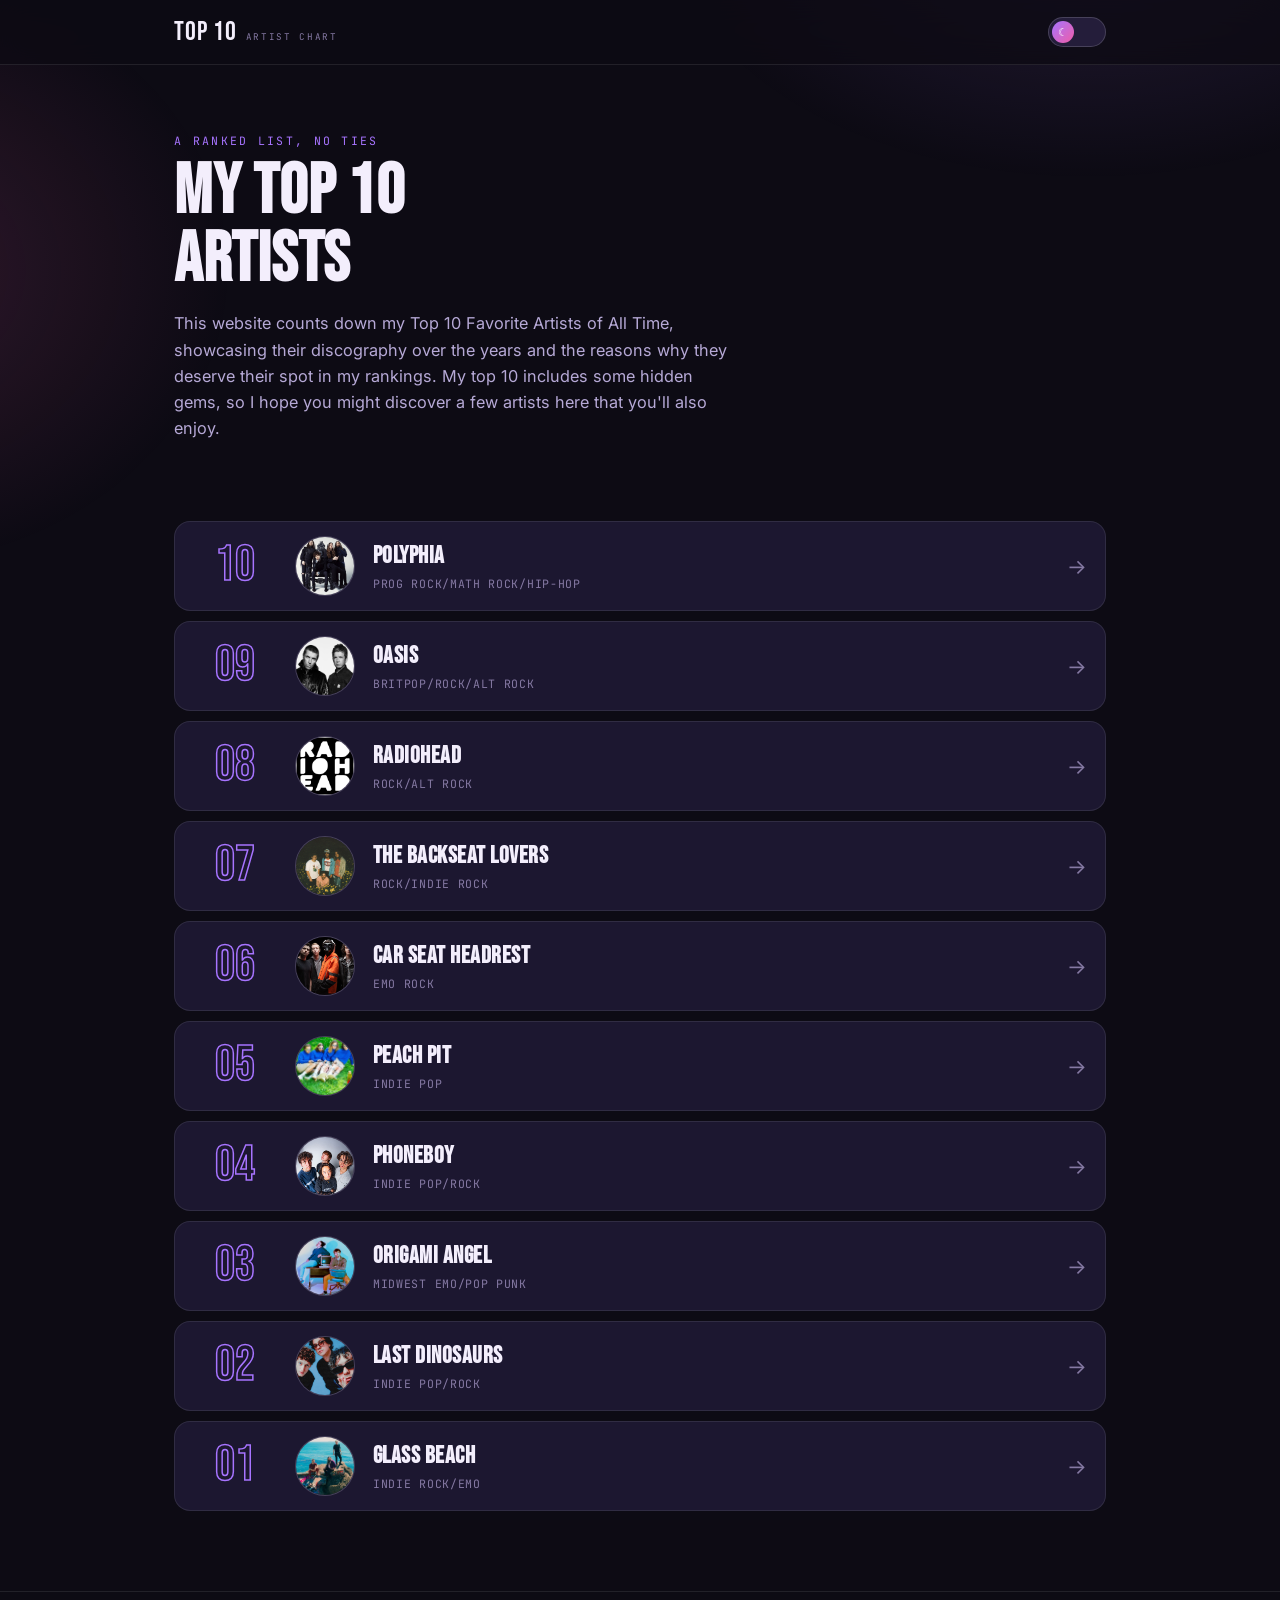
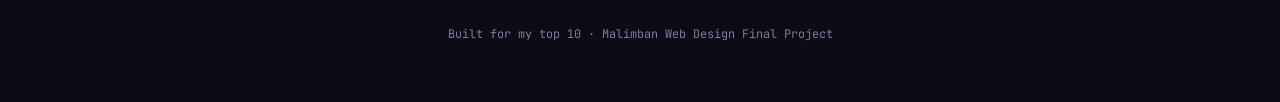
<file: index.html>
<!DOCTYPE html>
<html lang="en">
<head>
<meta charset="UTF-8">
  <meta name="viewport" content="width=device-width, initial-scale=1.0">
  <link rel="stylesheet" href="css/style.css">
  <title>My Top 10 Artists &mdash; The Countdown</title>
</head>
<body>
  <nav class="site-nav">
    <div class="inner">
      <a href="index.html" class="brand">TOP 10<small>Artist Chart</small></a>
      <div class="nav-actions">
        <button class="theme-toggle" data-theme-toggle type="button" role="switch" aria-checked="false" aria-label="Toggle light and dark theme">
          <span class="knob">&#9788;</span>
        </button>
      </div>
    </div>
  </nav>

  <main class="wrap">
    <section class="hero-index">
      <span class="eyebrow">A ranked list, no ties</span>
      <h1>My Top 10<br>Artists</h1>
      <p>This website counts down my Top 10 Favorite Artists of All Time, showcasing their discography over the years and the reasons why they deserve their spot in my rankings. My top 10 includes some hidden gems, so I hope you might discover a few artists here that you'll also enjoy.
</p>
    </section>

    <ol class="countdown" reversed>
      <li>
        <a class="countdown-row" href="artist10.html">
          <span class="rank-num">10</span>
          <span class="thumb"><img src="images/polyphia pfp.webp" alt="polyphia 10" loading="lazy"></span>
          <span class="row-meta">
            <h2>Polyphia</h2>
            <span> Prog Rock/Math Rock/Hip-hop </span>
          </span>
          <span class="row-arrow">&rarr;</span>
        </a>
      </li>
      <li>
        <a class="countdown-row" href="artist9.html">
          <span class="rank-num">09</span>
          <span class="thumb"><img src="images/oasis pfp.jpg" alt="oasis 9" loading="lazy"></span>
          <span class="row-meta">
            <h2>Oasis</h2>
            <span> Britpop/Rock/Alt Rock </span>
          </span>
          <span class="row-arrow">&rarr;</span>
        </a>
      </li>
      <li>
        <a class="countdown-row" href="artist8.html">
          <span class="rank-num">08</span>
          <span class="thumb"><img src="images/radiohead pfp.webp" alt="radiohead 8" loading="lazy"></span>
          <span class="row-meta">
            <h2>Radiohead</h2>
            <span> Rock/Alt Rock </span>
          </span>
          <span class="row-arrow">&rarr;</span>
        </a>
      </li>
      <li>
        <a class="countdown-row" href="artist7.html">
          <span class="rank-num">07</span>
          <span class="thumb"><img src="images/the backseat lovers pfp.jpg" alt="The backseat lovers 7" loading="lazy"></span>
          <span class="row-meta">
            <h2>The Backseat Lovers</h2>
            <span> Rock/Indie Rock </span>
          </span>
          <span class="row-arrow">&rarr;</span>
        </a>
      </li>
      <li>
        <a class="countdown-row" href="artist6.html">
          <span class="rank-num">06</span>
          <span class="thumb"><img src="images/csh pfp.webp" alt="csh 6" loading="lazy"></span>
          <span class="row-meta">
            <h2>Car Seat Headrest</h2>
            <span> Emo Rock </span>
          </span>
          <span class="row-arrow">&rarr;</span>
        </a>
      </li>
      <li>
        <a class="countdown-row" href="artist5.html">
          <span class="rank-num">05</span>
          <span class="thumb"><img src="images/peach pit pfp.jpg" alt="peach pit 5" loading="lazy"></span>
          <span class="row-meta">
            <h2>Peach Pit</h2>
            <span> Indie Pop </span>
          </span>
          <span class="row-arrow">&rarr;</span>
        </a>
      </li>
      <li>
        <a class="countdown-row" href="artist4.html">
          <span class="rank-num">04</span>
          <span class="thumb"><img src="images/phoneboy pfp.jpg" alt="phoneboy 4" loading="lazy"></span>
          <span class="row-meta">
            <h2>Phoneboy</h2>
            <span> Indie Pop/Rock </span>
          </span>
          <span class="row-arrow">&rarr;</span>
        </a>
      </li>
      <li>
        <a class="countdown-row" href="artist3.html">
          <span class="rank-num">03</span>
          <span class="thumb"><img src="images/origami angek pfp.jpg" alt="origami angel 3" loading="lazy"></span>
          <span class="row-meta">
            <h2>Origami Angel</h2>
            <span> Midwest Emo/Pop punk </span>
          </span>
          <span class="row-arrow">&rarr;</span>
        </a>
      </li>
      <li>
        <a class="countdown-row" href="artist2.html">
          <span class="rank-num">02</span>
          <span class="thumb"><img src="images/last dinos pfp.png" alt="last dinosaurs 2" loading="lazy"></span>
          <span class="row-meta">
            <h2>Last Dinosaurs</h2>
            <span>Indie Pop/Rock</span>
          </span>
          <span class="row-arrow">&rarr;</span>
        </a>
      </li>
      <li>
        <a class="countdown-row" href="artist1.html">
          <span class="rank-num">01</span>
          <span class="thumb"><img src="images/glass beach.jpg" alt="glass beach 1" loading="lazy"></span>
          <span class="row-meta">
            <h2>glass beach</h2>
            <span> Indie Rock/Emo </span>
          </span>
          <span class="row-arrow">&rarr;</span>
        </a>
      </li>
    </ol>
  </main>
  <footer class="site-footer">
    <div class="wrap">Built for my top 10 &middot; Malimban Web Design Final Project</div>
  </footer>
  <button class="back-to-top" data-back-to-top type="button" aria-label="Back to top">&uarr;</button>

  <script src="js/main.js"></script>
</body>
</html>
</file>
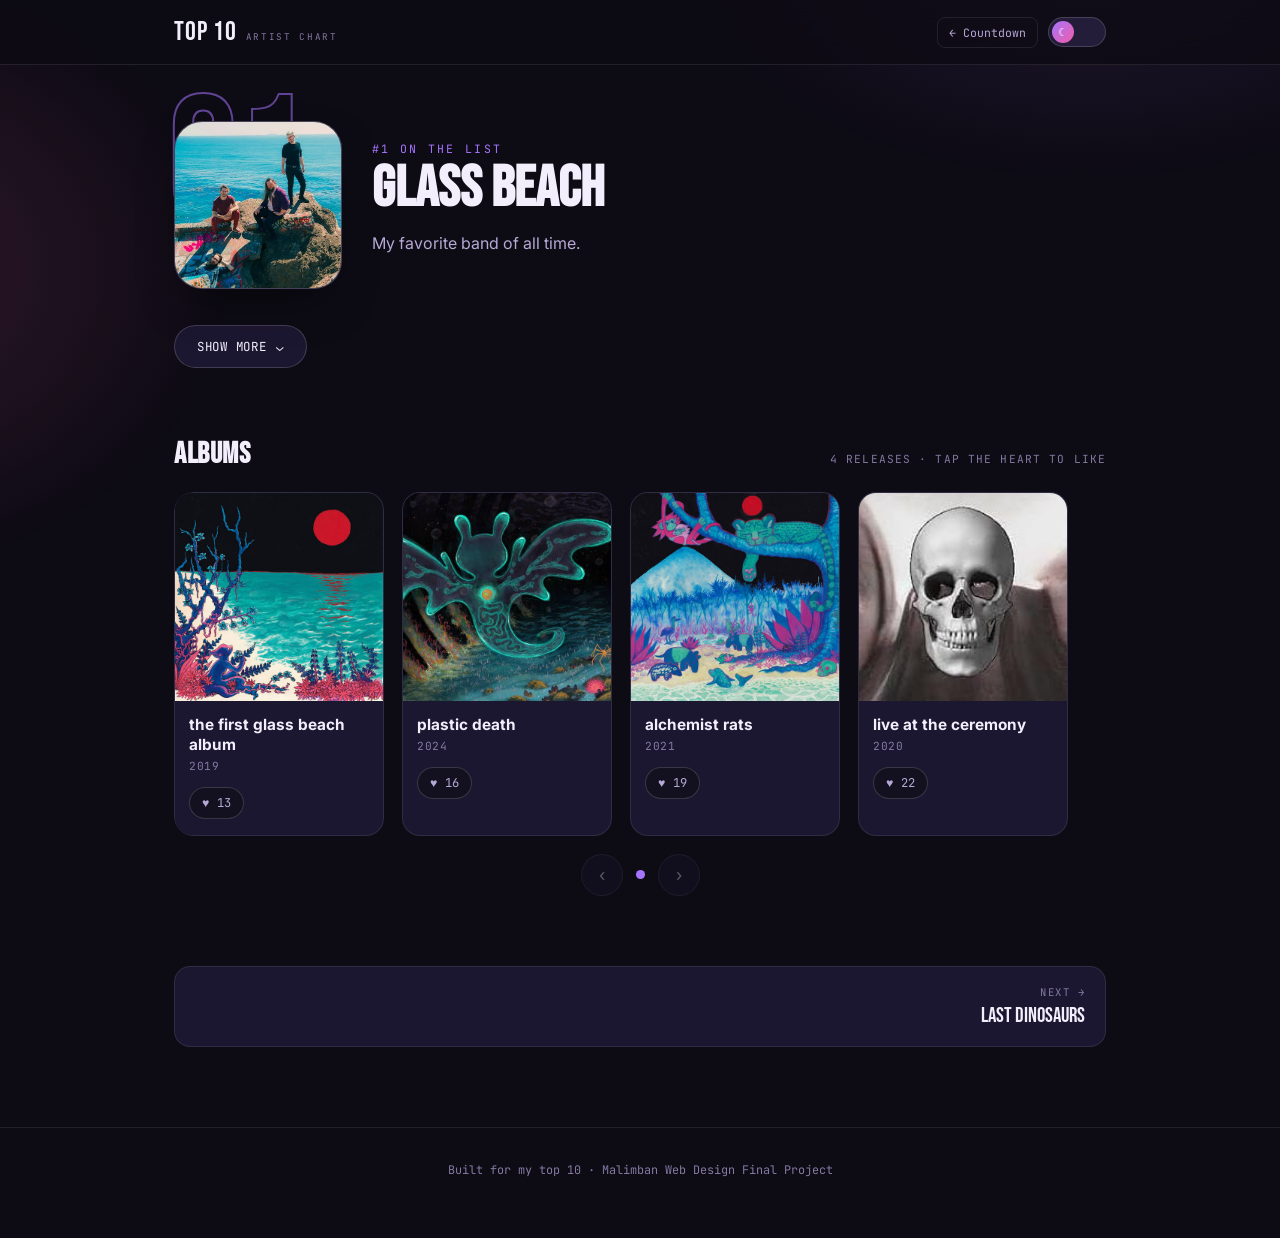
<file: artist1.html>
<!DOCTYPE html>
<html lang="en">
<head>
<meta charset="UTF-8">
  <meta name="viewport" content="width=device-width, initial-scale=1.0">
  <link rel="stylesheet" href="css/style.css">
  <title>glass beach &mdash; My Top 10 Artists</title>
</head>
<body>
  <nav class="site-nav">
    <div class="inner">
      <a href="index.html" class="brand">TOP 10<small>Artist Chart</small></a>
      <div class="nav-actions">
        <div class="page-links"><a href="index.html">&larr; Countdown</a></div>
        <button class="theme-toggle" data-theme-toggle type="button" role="switch" aria-checked="false" aria-label="Toggle light and dark theme">
          <span class="knob">&#9788;</span>
        </button>
      </div>
    </div>
  </nav>

  <main class="wrap">
    <header class="artist-hero">
      <div class="giant-rank">01</div>
      <div class="artist-photo-wrap">
        <img src="images/glass beach.jpg" alt="glass beach pfp">
      </div>
      <div class="artist-heading">
        <span class="eyebrow">#1 on the list</span>
        <h1>glass beach</h1>
        <p class="tagline">My favorite band of all time.</p>
      </div>
    </header>

    <button class="reveal-btn" data-reveal-btn="detail-1" type="button" aria-expanded="false">
      <span class="label-text">Show more</span><span class="chevron">&#8964;</span>
    </button>

    <div class="detail-panel" id="detail-1">
      <div class="detail-panel-inner">
        <div class="detail-grid">
          <div class="detail-item">
            <span class="label">Genre</span>
            <span class="value">Indie rock/Emo</span>
          </div>
          <div class="detail-item">
            <span class="label">Favorite Song</span>
            <span class="value">bedroom community</span>
          </div>
          <div class="detail-item">
            <span class="label">Why I Ranked It #1</span>
            <span class="value">I first listened to glass beach from osu!, and after that day their music has been with me and I have never gotten tired. RIP glass beach, the best band of all time. Their songs are chaotic yet beautiful, blending so many different styles into something completely unique. No other band has left the same impact on me, which is why they will always be my number one favorite.</span>
          </div>
        </div>
      </div>
    </div>

    <section>
      <div class="section-heading">
        <h2>Albums</h2>
        <span>4 releases &middot; tap the heart to like</span>
      </div>
      <div class="carousel">
        <div class="carousel-viewport">
          <div class="carousel-track">
          <div class="album-card">
            <div class="album-cover">
              <img src="images/tfgba.jpg" alt="the first glass beach album" loading="lazy">
            </div>
            <div class="album-body">
              <span class="album-title">the first glass beach album</span>
              <span class="album-year">2019</span>
              <button class="album-like" data-album-id="artist1-album1" data-base-count="13" type="button" aria-pressed="false">
                <span class="heart">&hearts;</span>
                <span class="like-count">13</span>
              </button>
            </div>
          </div>
          <div class="album-card">
            <div class="album-cover">
              <img src="images/plastic death.jpg" alt="the second glass beach album" loading="lazy">
            </div>
            <div class="album-body">
              <span class="album-title">plastic death</span>
              <span class="album-year">2024</span>
              <button class="album-like" data-album-id="artist1-album2" data-base-count="16" type="button" aria-pressed="false">
                <span class="heart">&hearts;</span>
                <span class="like-count">16</span>
              </button>
            </div>
          </div>
          <div class="album-card">
            <div class="album-cover">
              <img src="images/alchemist rats.jpg" alt="collab album" loading="lazy">
            </div>
            <div class="album-body">
              <span class="album-title">alchemist rats</span>
              <span class="album-year">2021</span>
              <button class="album-like" data-album-id="artist1-album3" data-base-count="19" type="button" aria-pressed="false">
                <span class="heart">&hearts;</span>
                <span class="like-count">19</span>
              </button>
            </div>
          </div>
          <div class="album-card">
            <div class="album-cover">
              <img src="images/gb live.jpg" alt="live performance" loading="lazy">
            </div>
            <div class="album-body">
              <span class="album-title">live at the ceremony</span>
              <span class="album-year">2020</span>
              <button class="album-like" data-album-id="artist1-album4" data-base-count="22" type="button" aria-pressed="false">
                <span class="heart">&hearts;</span>
                <span class="like-count">22</span>
              </button>
            </div>
          </div>
          </div>
        </div>
        <div class="carousel-controls">
          <button class="car-btn car-prev" type="button" aria-label="Previous albums">&lsaquo;</button>
          <div class="car-dots"></div>
          <button class="car-btn car-next" type="button" aria-label="Next albums">&rsaquo;</button>
        </div>
      </div>
    </section>

    <nav class="updown-nav single">
      <a class="next-link" href="artist2.html"><span class="dir">Next &rarr;</span><span class="name">Last Dinosaurs</span></a>
    </nav>
  </main>
  <footer class="site-footer">
    <div class="wrap">Built for my top 10 &middot; Malimban Web Design Final Project</div>
  </footer>
  <button class="back-to-top" data-back-to-top type="button" aria-label="Back to top">&uarr;</button>

  <script src="js/main.js"></script>
</body>
</html>
</file>
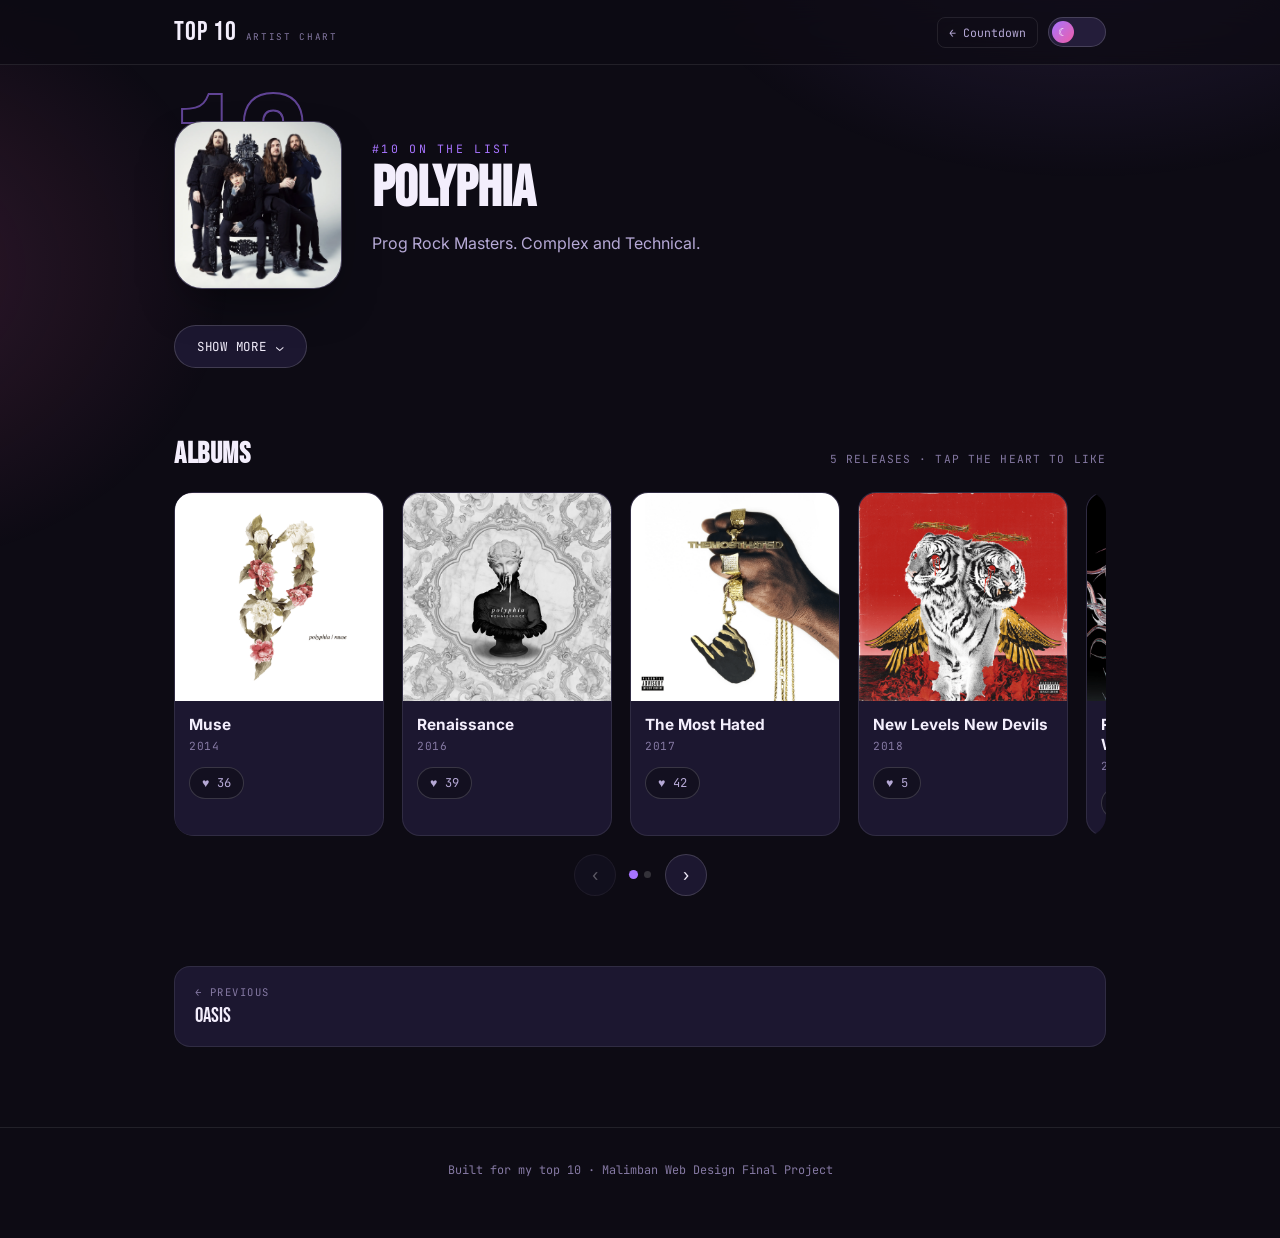
<file: artist10.html>
<!DOCTYPE html>
<html lang="en">
<head>
<meta charset="UTF-8">
  <meta name="viewport" content="width=device-width, initial-scale=1.0">
  <link rel="stylesheet" href="css/style.css">
  <title>#10 Placeholder Artist #10 &mdash; My Top 10 Artists</title>
</head>
<body>
  <nav class="site-nav">
    <div class="inner">
      <a href="index.html" class="brand">TOP 10<small>Artist Chart</small></a>
      <div class="nav-actions">
        <div class="page-links"><a href="index.html">&larr; Countdown</a></div>
        <button class="theme-toggle" data-theme-toggle type="button" role="switch" aria-checked="false" aria-label="Toggle light and dark theme">
          <span class="knob">&#9788;</span>
        </button>
      </div>
    </div>
  </nav>

  <main class="wrap">
    <header class="artist-hero">
      <div class="giant-rank">10</div>
      <div class="artist-photo-wrap">
        <img src="images/polyphia pfp.webp" alt="polyphia pfp">
      </div>
      <div class="artist-heading">
        <span class="eyebrow">#10 on the list</span>
        <h1>Polyphia</h1>
        <p class="tagline">Prog Rock Masters. Complex and Technical.</p>
      </div>
    </header>

    <button class="reveal-btn" data-reveal-btn="detail-10" type="button" aria-expanded="false">
      <span class="label-text">Show more</span><span class="chevron">&#8964;</span>
    </button>

    <div class="detail-panel" id="detail-10">
      <div class="detail-panel-inner">
        <div class="detail-grid">
          <div class="detail-item">
            <span class="label">Genre</span>
            <span class="value">Prog Rock/Math Rock/Hip-hop</span>
          </div>
          <div class="detail-item">
            <span class="label">Favorite Song</span>
            <span class="value">Neurotica</span>
          </div>
          <div class="detail-item">
            <span class="label">Why I Ranked It #10</span>
            <span class="value"> Polyphia's music isn't for everyone, but I myself enjoy listening to the complexities their songs have over the top and difficult. Every member of the band is incredibly talented and their technical skill always amazes me. Even after listening to the same songs multiple times, I still notice new details hidden throughout the music.</span>
          </div>
        </div>
      </div>
    </div>

    <section>
      <div class="section-heading">
        <h2>Albums</h2>
        <span>5 releases &middot; tap the heart to like</span>
      </div>
      <div class="carousel">
        <div class="carousel-viewport">
          <div class="carousel-track">
          <div class="album-card">
            <div class="album-cover">
              <img src="images/muse.png" alt="1st album" loading="lazy">
            </div>
            <div class="album-body">
              <span class="album-title">Muse</span>
              <span class="album-year">2014</span>
              <button class="album-like" data-album-id="artist10-album1" data-base-count="36" type="button" aria-pressed="false">
                <span class="heart">&hearts;</span>
                <span class="like-count">36</span>
              </button>
            </div>
          </div>
          <div class="album-card">
            <div class="album-cover">
              <img src="images/renaissance.png" alt="2nd album" loading="lazy">
            </div>
            <div class="album-body">
              <span class="album-title">Renaissance</span>
              <span class="album-year">2016</span>
              <button class="album-like" data-album-id="artist10-album2" data-base-count="39" type="button" aria-pressed="false">
                <span class="heart">&hearts;</span>
                <span class="like-count">39</span>
              </button>
            </div>
          </div>
          <div class="album-card">
            <div class="album-cover">
              <img src="images/the most hated.png" alt="3rd album" loading="lazy">
            </div>
            <div class="album-body">
              <span class="album-title">The Most Hated</span>
              <span class="album-year">2017</span>
              <button class="album-like" data-album-id="artist10-album3" data-base-count="42" type="button" aria-pressed="false">
                <span class="heart">&hearts;</span>
                <span class="like-count">42</span>
              </button>
            </div>
          </div>
          <div class="album-card">
            <div class="album-cover">
              <img src="images/new levels new devils.png" alt="4th album" loading="lazy">
            </div>
            <div class="album-body">
              <span class="album-title">New Levels New Devils</span>
              <span class="album-year">2018</span>
              <button class="album-like" data-album-id="artist10-album4" data-base-count="5" type="button" aria-pressed="false">
                <span class="heart">&hearts;</span>
                <span class="like-count">5</span>
              </button>
            </div>
          </div>
          <div class="album-card">
            <div class="album-cover">
              <img src="images/remember that you will die.png" alt="5th album" loading="lazy">
            </div>
            <div class="album-body">
              <span class="album-title">Remember That You Will Die</span>
              <span class="album-year">2022</span>
              <button class="album-like" data-album-id="artist10-album5" data-base-count="23" type="button" aria-pressed="false">
                <span class="heart">&hearts;</span>
                <span class="like-count">23</span>
              </button>
            </div>
          </div>
          </div>
        </div>
        <div class="carousel-controls">
          <button class="car-btn car-prev" type="button" aria-label="Previous albums">&lsaquo;</button>
          <div class="car-dots"></div>
          <button class="car-btn car-next" type="button" aria-label="Next albums">&rsaquo;</button>
        </div>
      </div>
    </section>

    <nav class="updown-nav single">
      <a class="prev-link" href="artist9.html"><span class="dir">&larr; Previous</span><span class="name">Oasis</span></a>
    </nav>
  </main>
  <footer class="site-footer">
    <div class="wrap">Built for my top 10 &middot; Malimban Web Design Final Project</div>
  </footer>
  <button class="back-to-top" data-back-to-top type="button" aria-label="Back to top">&uarr;</button>

  <script src="js/main.js"></script>
</body>
</html>
</file>
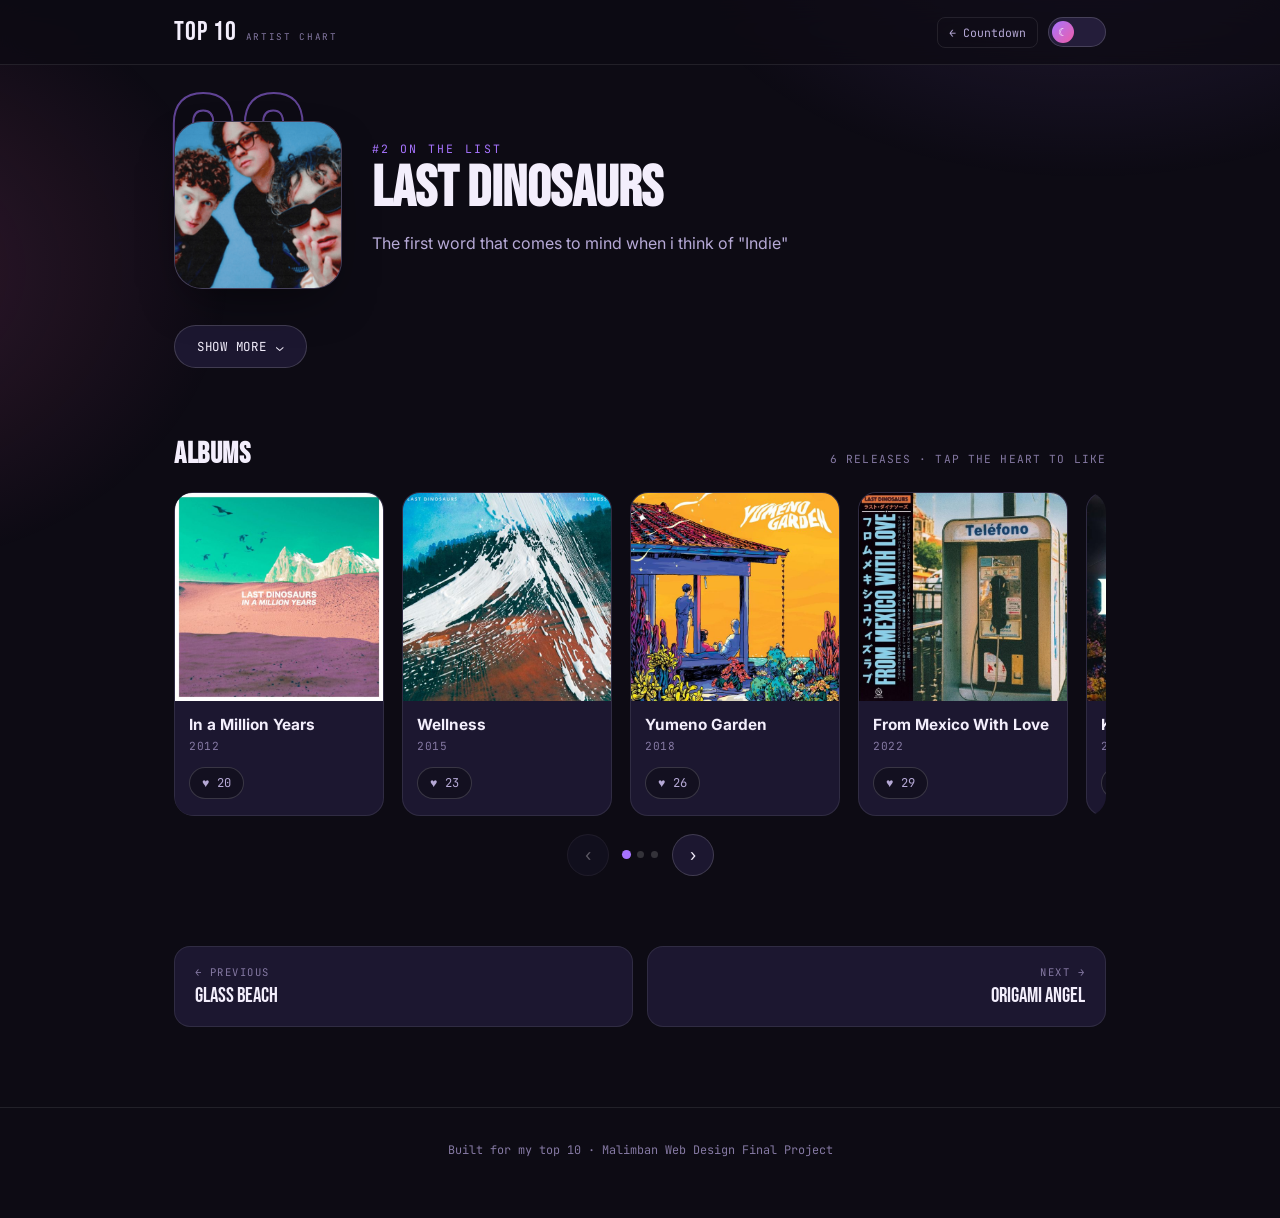
<file: artist2.html>
<!DOCTYPE html>
<html lang="en">
<head>
<meta charset="UTF-8">
  <meta name="viewport" content="width=device-width, initial-scale=1.0">
  <link rel="stylesheet" href="css/style.css">
  <title>#2 Last Dinosaurs &mdash; My Top 10 Artists</title>
</head>
<body>
  <nav class="site-nav">
    <div class="inner">
      <a href="index.html" class="brand">TOP 10<small>Artist Chart</small></a>
      <div class="nav-actions">
        <div class="page-links"><a href="index.html">&larr; Countdown</a></div>
        <button class="theme-toggle" data-theme-toggle type="button" role="switch" aria-checked="false" aria-label="Toggle light and dark theme">
          <span class="knob">&#9788;</span>
        </button>
      </div>
    </div>
  </nav>

  <main class="wrap">
    <header class="artist-hero">
      <div class="giant-rank">02</div>
      <div class="artist-photo-wrap">
        <img src="images/last dinos pfp.png" alt="last dinos">
      </div>
      <div class="artist-heading">
        <span class="eyebrow">#2 on the list</span>
        <h1>Last Dinosaurs</h1>
        <p class="tagline">The first word that comes to mind when i think of "Indie"</p>
      </div>
    </header>

    <button class="reveal-btn" data-reveal-btn="detail-2" type="button" aria-expanded="false">
      <span class="label-text">Show more</span><span class="chevron">&#8964;</span>
    </button>

    <div class="detail-panel" id="detail-2">
      <div class="detail-panel-inner">
        <div class="detail-grid">
          <div class="detail-item">
            <span class="label">Genre</span>
            <span class="value">Indie pop rock</span>
          </div>
          <div class="detail-item">
            <span class="label">Favorite Song</span>
            <span class="value">Put Up With The Weather!</span>
          </div>
          <div class="detail-item">
            <span class="label">Why I Ranked It #2</span>
            <span class="value">Last Dinosaurs is, to me, the quintessential indie band, the perfect mix of relaxing tracks and intense ones. Their music has a bright and nostalgic feeling that always puts me in a good mood. They are one of the few bands whose albums I can listen to from start to finish.</span>
          </div>
        </div>
      </div>
    </div>

    <section>
      <div class="section-heading">
        <h2>Albums</h2>
        <span>6 releases &middot; tap the heart to like</span>
      </div>
      <div class="carousel">
        <div class="carousel-viewport">
          <div class="carousel-track">
          <div class="album-card">
            <div class="album-cover">
              <img src="images/in a million years.jpg" alt="1st album" loading="lazy">
            </div>
            <div class="album-body">
              <span class="album-title">In a Million Years</span>
              <span class="album-year">2012</span>
              <button class="album-like" data-album-id="artist2-album1" data-base-count="20" type="button" aria-pressed="false">
                <span class="heart">&hearts;</span>
                <span class="like-count">20</span>
              </button>
            </div>
          </div>
          <div class="album-card">
            <div class="album-cover">
              <img src="images/wellness.jpg" alt="2nd album" loading="lazy">
            </div>
            <div class="album-body">
              <span class="album-title">Wellness</span>
              <span class="album-year">2015</span>
              <button class="album-like" data-album-id="artist2-album2" data-base-count="23" type="button" aria-pressed="false">
                <span class="heart">&hearts;</span>
                <span class="like-count">23</span>
              </button>
            </div>
          </div>
          <div class="album-card">
            <div class="album-cover">
              <img src="images/Yumeno Garden.jpg" alt="3rd album" loading="lazy">
            </div>
            <div class="album-body">
              <span class="album-title">Yumeno Garden</span>
              <span class="album-year">2018</span>
              <button class="album-like" data-album-id="artist2-album3" data-base-count="26" type="button" aria-pressed="false">
                <span class="heart">&hearts;</span>
                <span class="like-count">26</span>
              </button>
            </div>
          </div>
          <div class="album-card">
            <div class="album-cover">
              <img src="images/From mexico with love.jpg" alt="4th album" loading="lazy">
            </div>
            <div class="album-body">
              <span class="album-title">From Mexico With Love</span>
              <span class="album-year">2022</span>
              <button class="album-like" data-album-id="artist2-album4" data-base-count="29" type="button" aria-pressed="false">
                <span class="heart">&hearts;</span>
                <span class="like-count">29</span>
              </button>
            </div>
          </div>
                        <div class="album-card">
                <div class="album-cover">
                  <img src="images/kyoryu.jpg" alt="6th album" loading="lazy">
                </div>
                <div class="album-body">
                  <span class="album-title">KyoRyu</span>
                  <span class="album-year">2024</span>
                  <button class="album-like" data-album-id="artist2-album5" data-base-count="12" type="button" aria-pressed="false">
                    <span class="heart">&hearts;</span>
                    <span class="like-count">12</span>
                  </button>
                </div>
              </div>
          <div class="album-card">
            <div class="album-cover">
              <img src="images/wellnxss.png" alt="6th album" loading="lazy">
            </div>
            <div class="album-body">
              <span class="album-title">Wellnxss</span>
              <span class="album-year">2026</span>
              <button class="album-like" data-album-id="artist2-album6" data-base-count="21" type="button" aria-pressed="false">
                <span class="heart">&hearts;</span>
                <span class="like-count">21</span>
              </button>
            </div>
          </div>
          </div>
        </div>
        <div class="carousel-controls">
          <button class="car-btn car-prev" type="button" aria-label="Previous albums">&lsaquo;</button>
          <div class="car-dots"></div>
          <button class="car-btn car-next" type="button" aria-label="Next albums">&rsaquo;</button>
        </div>
      </div>
    </section>

    <nav class="updown-nav">
      <a class="prev-link" href="artist1.html"><span class="dir">&larr; Previous</span><span class="name">glass beach</span></a>
      <a class="next-link" href="artist3.html"><span class="dir">Next &rarr;</span><span class="name">Origami Angel</span></a>
    </nav>
  </main>
  <footer class="site-footer">
    <div class="wrap">Built for my top 10 &middot; Malimban Web Design Final Project</div>
  </footer>
  <button class="back-to-top" data-back-to-top type="button" aria-label="Back to top">&uarr;</button>

  <script src="js/main.js"></script>
</body>
</html>
</file>
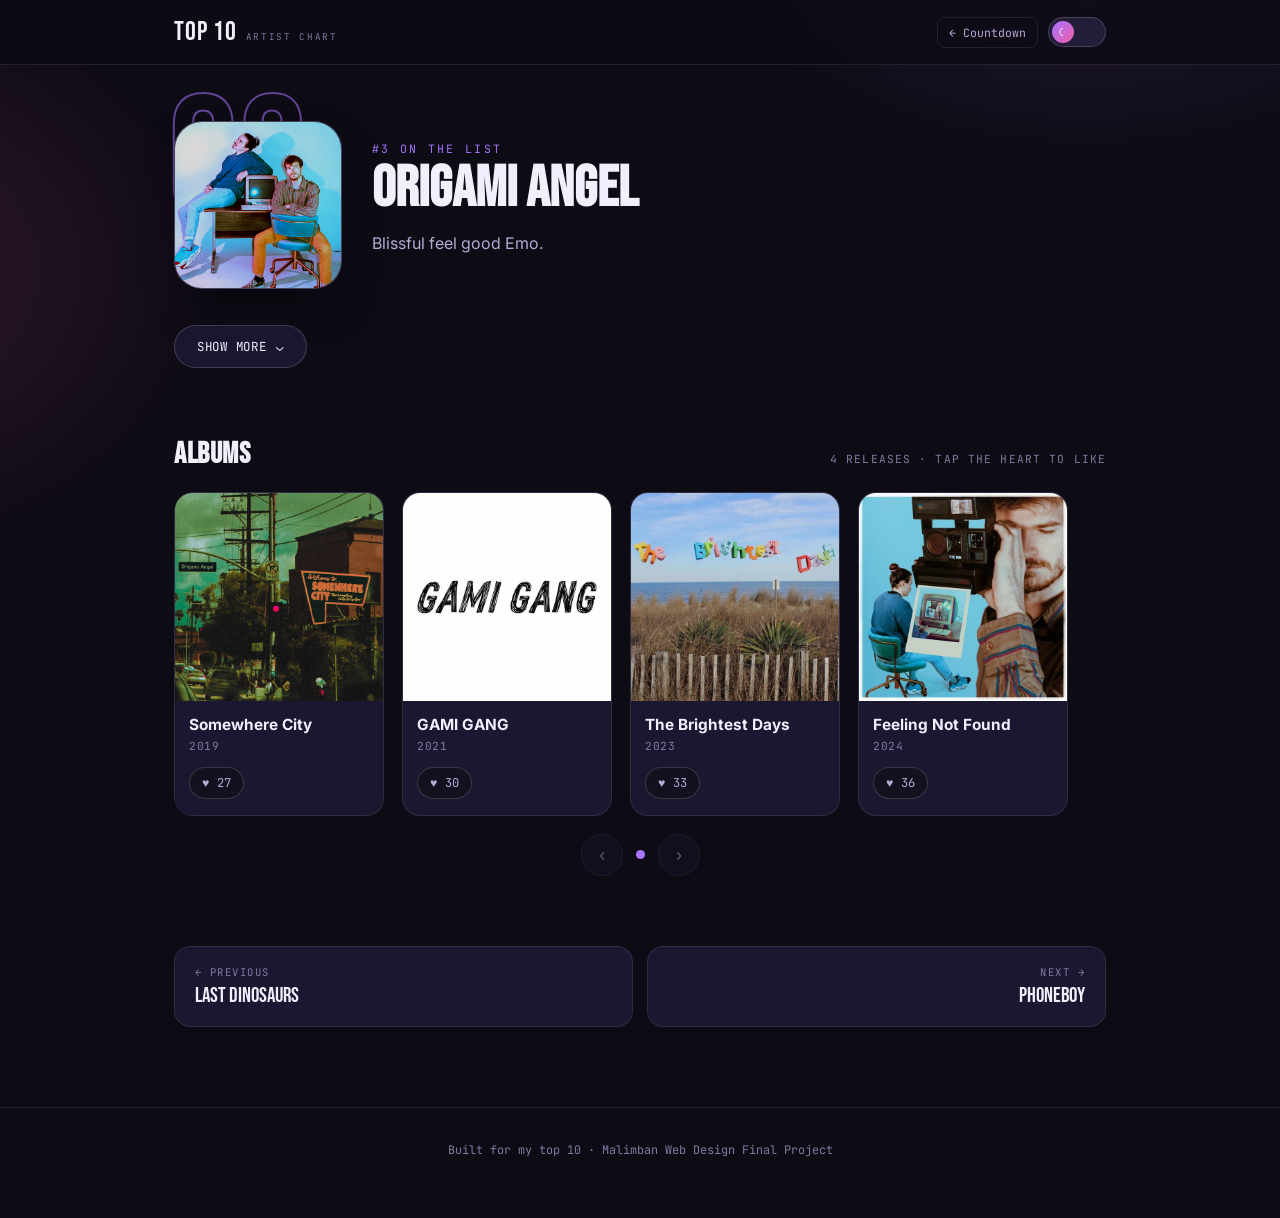
<file: artist3.html>
<!DOCTYPE html>
<html lang="en">
<head>
<meta charset="UTF-8">
  <meta name="viewport" content="width=device-width, initial-scale=1.0">
  <link rel="stylesheet" href="css/style.css">
  <title>#3 Origami Angel &mdash; My Top 10 Artists</title>
</head>
<body>
  <nav class="site-nav">
    <div class="inner">
      <a href="index.html" class="brand">TOP 10<small>Artist Chart</small></a>
      <div class="nav-actions">
        <div class="page-links"><a href="index.html">&larr; Countdown</a></div>
        <button class="theme-toggle" data-theme-toggle type="button" role="switch" aria-checked="false" aria-label="Toggle light and dark theme">
          <span class="knob">&#9788;</span>
        </button>
      </div>
    </div>
  </nav>

  <main class="wrap">
    <header class="artist-hero">
      <div class="giant-rank">03</div>
      <div class="artist-photo-wrap">
        <img src="images/origami angek pfp.jpg" alt="origami angel pfp">
      </div>
      <div class="artist-heading">
        <span class="eyebrow">#3 on the list</span>
        <h1>Origami Angel</h1>
        <p class="tagline">Blissful feel good Emo.</p>
      </div>
    </header>

    <button class="reveal-btn" data-reveal-btn="detail-3" type="button" aria-expanded="false">
      <span class="label-text">Show more</span><span class="chevron">&#8964;</span>
    </button>

    <div class="detail-panel" id="detail-3">
      <div class="detail-panel-inner">
        <div class="detail-grid">
          <div class="detail-item">
            <span class="label">Genre</span>
            <span class="value">Midwest Emo/pop punk</span>
          </div>
          <div class="detail-item">
            <span class="label">favorite song</span>
            <span class="value">Self-Destruct</span>
          </div>
          <div class="detail-item">
            <span class="label">Why I Ranked It #3</span>
            <span class="value">I listened to some of their songs for a while, but only recently have they really clicked to me with beautiful chords and amazing vocals. Their energy is unmatched, and they mix emotional moments with fast-paced instrumentals perfectly. Every song feels full of passion and creativity.</span>
          </div>
        </div>
      </div>
    </div>

    <section>
      <div class="section-heading">
        <h2>Albums</h2>
        <span>4 releases &middot; tap the heart to like</span>
      </div>
      <div class="carousel">
        <div class="carousel-viewport">
          <div class="carousel-track">
          <div class="album-card">
            <div class="album-cover">
              <img src="images/somewhere city.png" alt="1st album" loading="lazy">
            </div>
            <div class="album-body">
              <span class="album-title">Somewhere City</span>
              <span class="album-year">2019</span>
              <button class="album-like" data-album-id="artist3-album1" data-base-count="27" type="button" aria-pressed="false">
                <span class="heart">&hearts;</span>
                <span class="like-count">27</span>
              </button>
            </div>
          </div>
          <div class="album-card">
            <div class="album-cover">
              <img src="images/gami gang.jpg" alt="2nd album" loading="lazy">
            </div>
            <div class="album-body">
              <span class="album-title">GAMI GANG</span>
              <span class="album-year">2021</span>
              <button class="album-like" data-album-id="artist3-album2" data-base-count="30" type="button" aria-pressed="false">
                <span class="heart">&hearts;</span>
                <span class="like-count">30</span>
              </button>
            </div>
          </div>
          <div class="album-card">
            <div class="album-cover">
              <img src="images/the brightest days.jpg" alt="3rd album" loading="lazy">
            </div>
            <div class="album-body">
              <span class="album-title">The Brightest Days</span>
              <span class="album-year">2023</span>
              <button class="album-like" data-album-id="artist3-album3" data-base-count="33" type="button" aria-pressed="false">
                <span class="heart">&hearts;</span>
                <span class="like-count">33</span>
              </button>
            </div>
          </div>
          <div class="album-card">
            <div class="album-cover">
              <img src="images/feeling not found.jpg" alt="4th album" loading="lazy">
            </div>
            <div class="album-body">
              <span class="album-title">Feeling Not Found</span>
              <span class="album-year">2024</span>
              <button class="album-like" data-album-id="artist3-album4" data-base-count="36" type="button" aria-pressed="false">
                <span class="heart">&hearts;</span>
                <span class="like-count">36</span>
              </button>
            </div>
          </div>
          </div>
        </div>
        <div class="carousel-controls">
          <button class="car-btn car-prev" type="button" aria-label="Previous albums">&lsaquo;</button>
          <div class="car-dots"></div>
          <button class="car-btn car-next" type="button" aria-label="Next albums">&rsaquo;</button>
        </div>
      </div>
    </section>

    <nav class="updown-nav">
      <a class="prev-link" href="artist2.html"><span class="dir">&larr; Previous</span><span class="name">last dinosaurs</span></a>
      <a class="next-link" href="artist4.html"><span class="dir">Next &rarr;</span><span class="name">phoneboy</span></a>
    </nav>
  </main>
  <footer class="site-footer">
    <div class="wrap">Built for my top 10 &middot; Malimban Web Design Final Project</div>
  </footer>
  <button class="back-to-top" data-back-to-top type="button" aria-label="Back to top">&uarr;</button>

  <script src="js/main.js"></script>
</body>
</html>
</file>
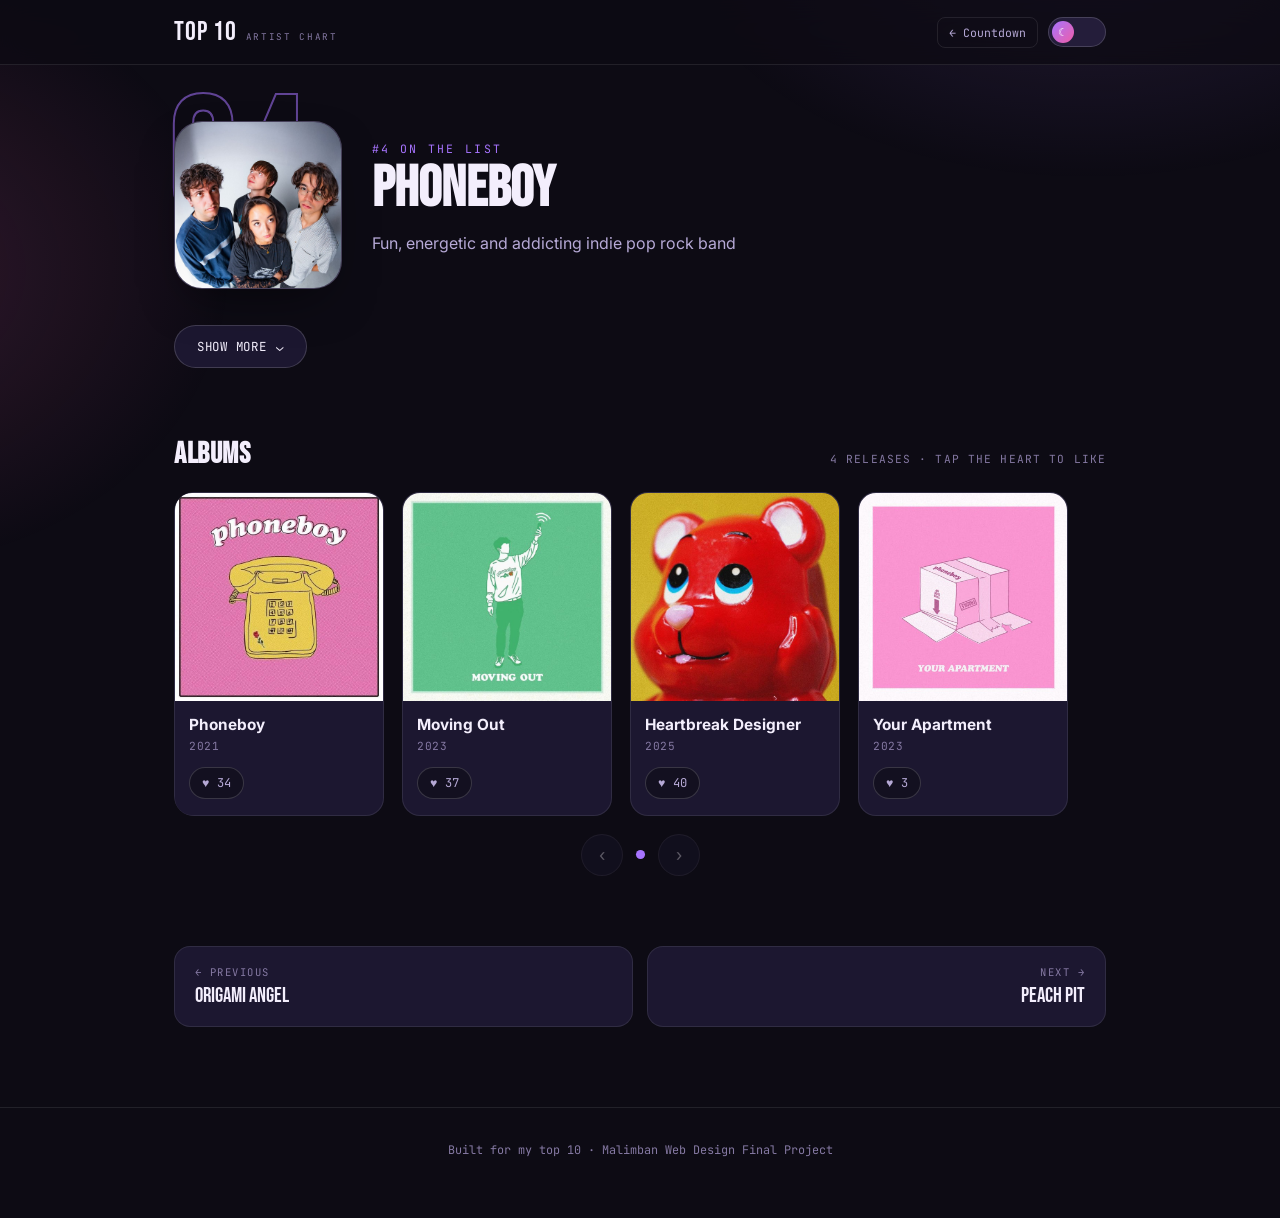
<file: artist4.html>
<!DOCTYPE html>
<html lang="en">
<head>
<meta charset="UTF-8">
  <meta name="viewport" content="width=device-width, initial-scale=1.0">
  <link rel="stylesheet" href="css/style.css">
  <title>#4 Phoneboy &mdash; My Top 10 Artists</title>
</head>
<body>
  <nav class="site-nav">
    <div class="inner">
      <a href="index.html" class="brand">TOP 10<small>Artist Chart</small></a>
      <div class="nav-actions">
        <div class="page-links"><a href="index.html">&larr; Countdown</a></div>
        <button class="theme-toggle" data-theme-toggle type="button" role="switch" aria-checked="false" aria-label="Toggle light and dark theme">
          <span class="knob">&#9788;</span>
        </button>
      </div>
    </div>
  </nav>

  <main class="wrap">
    <header class="artist-hero">
      <div class="giant-rank">04</div>
      <div class="artist-photo-wrap">
        <img src="images/phoneboy pfp.jpg" alt="Phoneboy pfp">
      </div>
      <div class="artist-heading">
        <span class="eyebrow">#4 on the list</span>
        <h1>Phoneboy</h1>
        <p class="tagline">Fun, energetic and addicting indie pop rock band</p>
      </div>
    </header>

    <button class="reveal-btn" data-reveal-btn="detail-4" type="button" aria-expanded="false">
      <span class="label-text">Show more</span><span class="chevron">&#8964;</span>
    </button>

    <div class="detail-panel" id="detail-4">
      <div class="detail-panel-inner">
        <div class="detail-grid">
          <div class="detail-item">
            <span class="label">Genre</span>
            <span class="value">Indie Pop/Rock</span>
          </div>
          <div class="detail-item">
            <span class="label">Favorite song</span>
            <span class="value">Sweater Song</span>
          </div>
          <div class="detail-item">
            <span class="label">Why I Ranked It #4</span>
            <span class="value">I have been listening to Phoneboy ever since their 1st album. Their vibe and atmosphere keeps me coming back. A once sleeper artist now getting the recognition they deserve. Their songs are catchy without feeling repetitive, and every album shows how much they have grown as a band.</span>
          </div>
        </div>
      </div>
    </div>

    <section>
      <div class="section-heading">
        <h2>Albums</h2>
        <span>4 releases &middot; tap the heart to like</span>
      </div>
      <div class="carousel">
        <div class="carousel-viewport">
          <div class="carousel-track">
          <div class="album-card">
            <div class="album-cover">
              <img src="images/phoneboy.jpg" alt="1st album" loading="lazy">
            </div>
            <div class="album-body">
              <span class="album-title">Phoneboy</span>
              <span class="album-year">2021</span>
              <button class="album-like" data-album-id="artist4-album1" data-base-count="34" type="button" aria-pressed="false">
                <span class="heart">&hearts;</span>
                <span class="like-count">34</span>
              </button>
            </div>
          </div>
          <div class="album-card">
            <div class="album-cover">
              <img src="images/moving out.jpg" alt="2nd album" loading="lazy">
            </div>
            <div class="album-body">
              <span class="album-title">Moving Out</span>
              <span class="album-year">2023</span>
              <button class="album-like" data-album-id="artist4-album2" data-base-count="37" type="button" aria-pressed="false">
                <span class="heart">&hearts;</span>
                <span class="like-count">37</span>
              </button>
            </div>
          </div>
          <div class="album-card">
            <div class="album-cover">
              <img src="images/heartbreak designer.jpg" alt="3rd album" loading="lazy">
            </div>
            <div class="album-body">
              <span class="album-title">Heartbreak Designer</span>
              <span class="album-year">2025</span>
              <button class="album-like" data-album-id="artist4-album3" data-base-count="40" type="button" aria-pressed="false">
                <span class="heart">&hearts;</span>
                <span class="like-count">40</span>
              </button>
            </div>
          </div>
          <div class="album-card">
            <div class="album-cover">
              <img src="images/your apartment.jpg" alt="EP" loading="lazy">
            </div>
            <div class="album-body">
              <span class="album-title">Your Apartment</span>
              <span class="album-year">2023</span>
              <button class="album-like" data-album-id="artist4-album4" data-base-count="3" type="button" aria-pressed="false">
                <span class="heart">&hearts;</span>
                <span class="like-count">3</span>
              </button>
            </div>
          </div>
          </div>
        </div>
        <div class="carousel-controls">
          <button class="car-btn car-prev" type="button" aria-label="Previous albums">&lsaquo;</button>
          <div class="car-dots"></div>
          <button class="car-btn car-next" type="button" aria-label="Next albums">&rsaquo;</button>
        </div>
      </div>
    </section>

    <nav class="updown-nav">
      <a class="prev-link" href="artist3.html"><span class="dir">&larr; Previous</span><span class="name">origami angel</span></a>
      <a class="next-link" href="artist5.html"><span class="dir">Next &rarr;</span><span class="name">Peach pit</span></a>
    </nav>
  </main>
  <footer class="site-footer">
    <div class="wrap">Built for my top 10 &middot; Malimban Web Design Final Project</div>
  </footer>
  <button class="back-to-top" data-back-to-top type="button" aria-label="Back to top">&uarr;</button>

  <script src="js/main.js"></script>
</body>
</html>
</file>
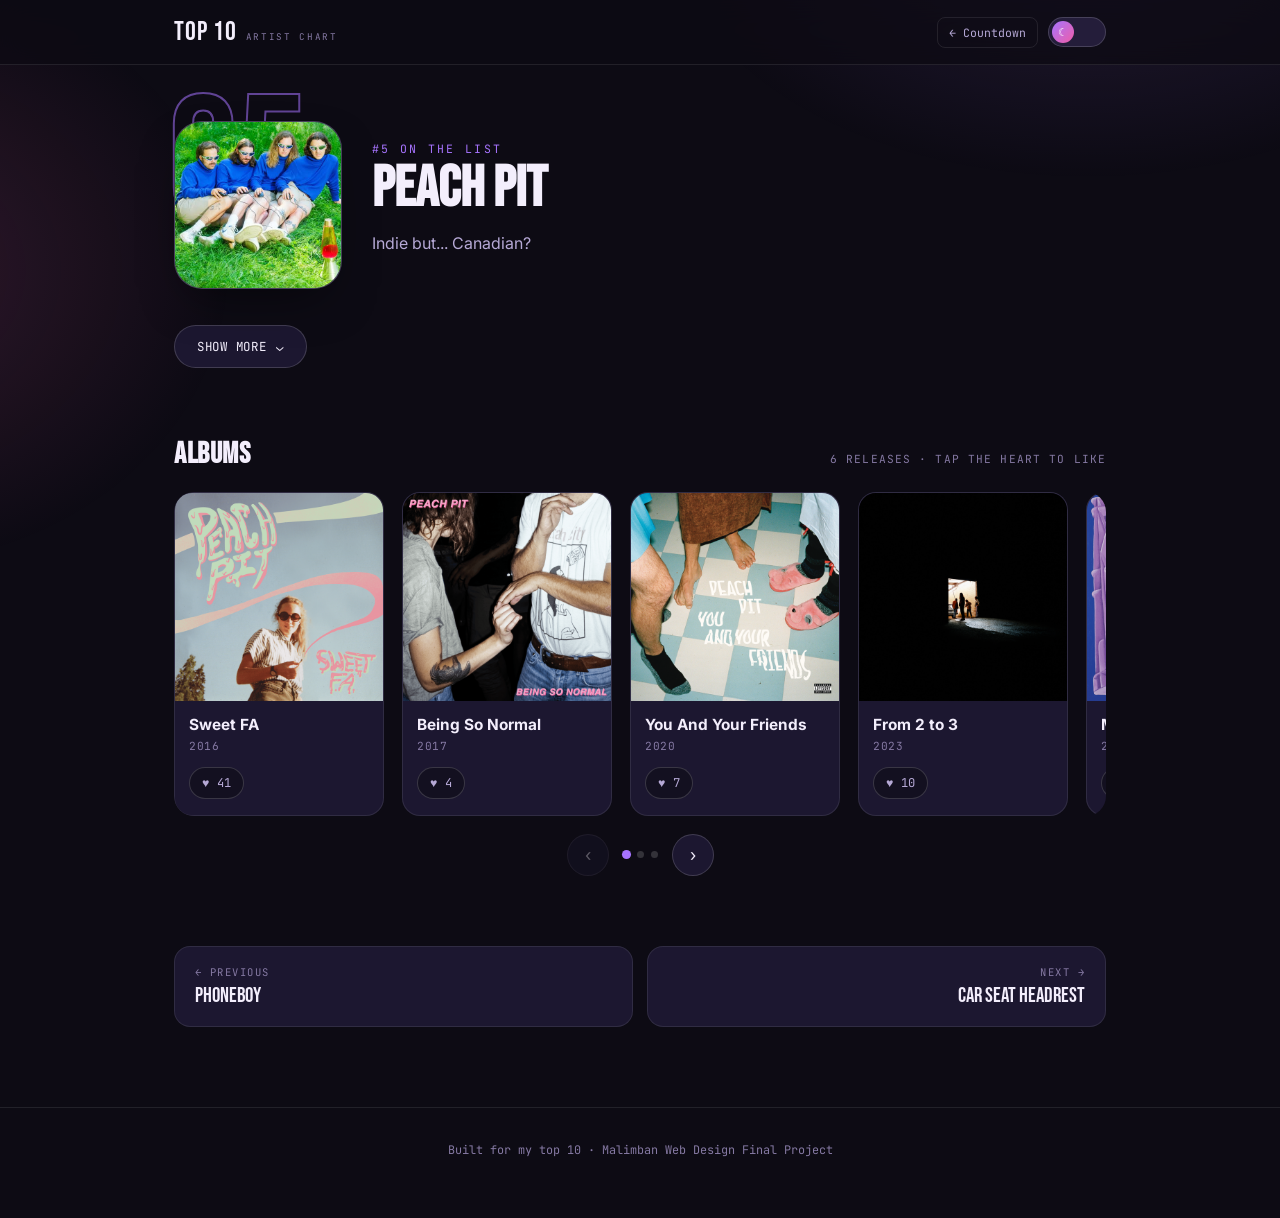
<file: artist5.html>
<!DOCTYPE html>
<html lang="en">
<head>
<meta charset="UTF-8">
  <meta name="viewport" content="width=device-width, initial-scale=1.0">
  <link rel="stylesheet" href="css/style.css">
  <title>#5 Peach Pit &mdash; My Top 10 Artists</title>
</head>
<body>
  <nav class="site-nav">
    <div class="inner">
      <a href="index.html" class="brand">TOP 10<small>Artist Chart</small></a>
      <div class="nav-actions">
        <div class="page-links"><a href="index.html">&larr; Countdown</a></div>
        <button class="theme-toggle" data-theme-toggle type="button" role="switch" aria-checked="false" aria-label="Toggle light and dark theme">
          <span class="knob">&#9788;</span>
        </button>
      </div>
    </div>
  </nav>

  <main class="wrap">
    <header class="artist-hero">
      <div class="giant-rank">05</div>
      <div class="artist-photo-wrap">
        <img src="images/peach pit pfp.jpg" alt="Peach pit pfp">
      </div>
      <div class="artist-heading">
        <span class="eyebrow">#5 on the list</span>
        <h1>Peach Pit</h1>
        <p class="tagline">Indie but... Canadian?</p>
      </div>
    </header>

    <button class="reveal-btn" data-reveal-btn="detail-5" type="button" aria-expanded="false">
      <span class="label-text">Show more</span><span class="chevron">&#8964;</span>
    </button>

    <div class="detail-panel" id="detail-5">
      <div class="detail-panel-inner">
        <div class="detail-grid">
          <div class="detail-item">
            <span class="label">Genre</span>
            <span class="value">Indie pop</span>
          </div>
          <div class="detail-item">
            <span class="label">favorite song</span>
            <span class="value">Yasmina</span>
          </div>
          <div class="detail-item">
            <span class="label">Why I Ranked It #5</span>
            <span class="value">Peach Pit has a special kind of indie sound to me, closer in tune to country, and I think that makes them a unique band with even more unique songs. Their mellow guitar work and laid-back vocals create a relaxing atmosphere that I enjoy. They have a sound that is easy to recognize.</span>
          </div>
        </div>
      </div>
    </div>

    <section>
      <div class="section-heading">
        <h2>Albums</h2>
        <span>6 releases &middot; tap the heart to like</span>
      </div>
      <div class="carousel">
        <div class="carousel-viewport">
          <div class="carousel-track">
          <div class="album-card">
            <div class="album-cover">
              <img src="images/sweet fa.png" alt="1st album" loading="lazy">
            </div>
            <div class="album-body">
              <span class="album-title">Sweet FA</span>
              <span class="album-year">2016</span>
              <button class="album-like" data-album-id="artist5-album1" data-base-count="41" type="button" aria-pressed="false">
                <span class="heart">&hearts;</span>
                <span class="like-count">41</span>
              </button>
            </div>
          </div>
          <div class="album-card">
            <div class="album-cover">
              <img src="images/being so normal.png" alt="2nd album" loading="lazy">
            </div>
            <div class="album-body">
              <span class="album-title">Being So Normal</span>
              <span class="album-year">2017</span>
              <button class="album-like" data-album-id="artist5-album2" data-base-count="4" type="button" aria-pressed="false">
                <span class="heart">&hearts;</span>
                <span class="like-count">4</span>
              </button>
            </div>
          </div>
          <div class="album-card">
            <div class="album-cover">
              <img src="images/you and your friends.png" alt="3rd album" loading="lazy">
            </div>
            <div class="album-body">
              <span class="album-title">You And Your Friends</span>
              <span class="album-year">2020</span>
              <button class="album-like" data-album-id="artist5-album3" data-base-count="7" type="button" aria-pressed="false">
                <span class="heart">&hearts;</span>
                <span class="like-count">7</span>
              </button>
            </div>
          </div>
          <div class="album-card">
            <div class="album-cover">
              <img src="images/from 2 to 3.png" alt="4th album" loading="lazy">
            </div>
            <div class="album-body">
              <span class="album-title">From 2 to 3</span>
              <span class="album-year">2023</span>
              <button class="album-like" data-album-id="artist5-album4" data-base-count="10" type="button" aria-pressed="false">
                <span class="heart">&hearts;</span>
                <span class="like-count">10</span>
              </button>
            </div>
          </div>
          <div class="album-card">
            <div class="album-cover">
              <img src="images/magpie.png" alt="5th album" loading="lazy">
            </div>
            <div class="album-body">
              <span class="album-title">Magpie</span>
              <span class="album-year">2024</span>
              <button class="album-like" data-album-id="artist5-album5" data-base-count="19" type="button" aria-pressed="false">
                <span class="heart">&hearts;</span>
                <span class="like-count">19</span>
              </button>
            </div>
          </div>
          <div class="album-card">
            <div class="album-cover">
              <img src="images/magpie expansion.jpg" alt="6th album" loading="lazy">
            </div>
            <div class="album-body">
              <span class="album-title">Magpie Expansion Pack</span>
              <span class="album-year">2025</span>
              <button class="album-like" data-album-id="artist5-album6" data-base-count="11" type="button" aria-pressed="false">
                <span class="heart">&hearts;</span>
                <span class="like-count">11</span>
              </button>
            </div>
          </div>
          </div>
        </div>
        <div class="carousel-controls">
          <button class="car-btn car-prev" type="button" aria-label="Previous albums">&lsaquo;</button>
          <div class="car-dots"></div>
          <button class="car-btn car-next" type="button" aria-label="Next albums">&rsaquo;</button>
        </div>
      </div>
    </section>

    <nav class="updown-nav">
      <a class="prev-link" href="artist4.html"><span class="dir">&larr; Previous</span><span class="name">Phoneboy</span></a>
      <a class="next-link" href="artist6.html"><span class="dir">Next &rarr;</span><span class="name">Car Seat Headrest</span></a>
    </nav>
  </main>
  <footer class="site-footer">
    <div class="wrap">Built for my top 10 &middot; Malimban Web Design Final Project</div>
  </footer>
  <button class="back-to-top" data-back-to-top type="button" aria-label="Back to top">&uarr;</button>

  <script src="js/main.js"></script>
</body>
</html>
</file>
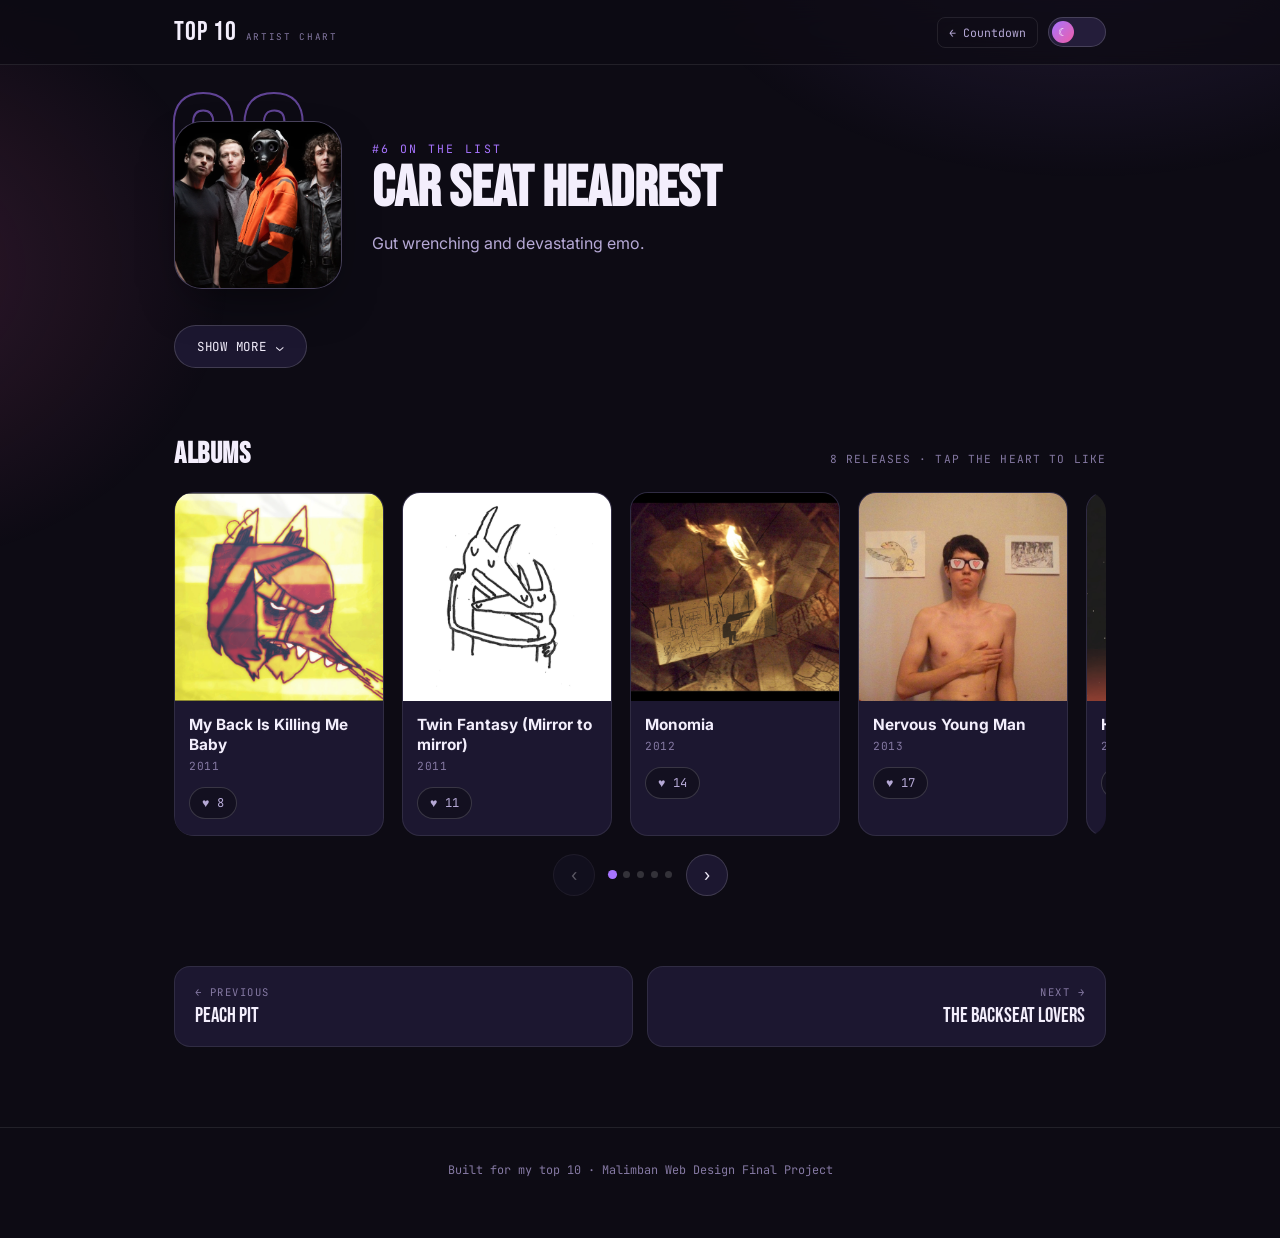
<file: artist6.html>
<!DOCTYPE html>
<html lang="en">
<head>
<meta charset="UTF-8">
  <meta name="viewport" content="width=device-width, initial-scale=1.0">
  <link rel="stylesheet" href="css/style.css">
  <title>#6 Car Seat Headrest &mdash; My Top 10 Artists</title>
</head>
<body>
  <nav class="site-nav">
    <div class="inner">
      <a href="index.html" class="brand">TOP 10<small>Artist Chart</small></a>
      <div class="nav-actions">
        <div class="page-links"><a href="index.html">&larr; Countdown</a></div>
        <button class="theme-toggle" data-theme-toggle type="button" role="switch" aria-checked="false" aria-label="Toggle light and dark theme">
          <span class="knob">&#9788;</span>
        </button>
      </div>
    </div>
  </nav>

  <main class="wrap">
    <header class="artist-hero">
      <div class="giant-rank">06</div>
      <div class="artist-photo-wrap">
        <img src="images/csh pfp.webp" alt="csh pfp">
      </div>
      <div class="artist-heading">
        <span class="eyebrow">#6 on the list</span>
        <h1>Car Seat Headrest</h1>
        <p class="tagline">Gut wrenching and devastating emo.</p>
      </div>
    </header>

    <button class="reveal-btn" data-reveal-btn="detail-6" type="button" aria-expanded="false">
      <span class="label-text">Show more</span><span class="chevron">&#8964;</span>
    </button>

    <div class="detail-panel" id="detail-6">
      <div class="detail-panel-inner">
        <div class="detail-grid">
          <div class="detail-item">
            <span class="label">Genre</span>
            <span class="value">Emo rock</span>
          </div>
          <div class="detail-item">
            <span class="label">favorite song</span>
            <span class="value">Bodys</span>
          </div>
          <div class="detail-item">
            <span class="label">Why I Ranked It #6</span>
            <span class="value">Closer to the word emo than the previous artists, CSH makes me feel deep emotions and feelings through the music they make. Their lyrics are relatable and often tell stories that stick with me long after the song ends. They have a style that is both raw and emotional.</span>
          </div>
        </div>
      </div>
    </div>

    <section>
      <div class="section-heading">
        <h2>Albums</h2>
        <span>8 releases &middot; tap the heart to like</span>
      </div>
      <div class="carousel">
        <div class="carousel-viewport">
          <div class="carousel-track">
          <div class="album-card">
            <div class="album-cover">
              <img src="images/my back is killing me.png" alt="1st album" loading="lazy">
            </div>
            <div class="album-body">
              <span class="album-title">My Back Is Killing Me Baby</span>
              <span class="album-year">2011</span>
              <button class="album-like" data-album-id="artist6-album1" data-base-count="8" type="button" aria-pressed="false">
                <span class="heart">&hearts;</span>
                <span class="like-count">8</span>
              </button>
            </div>
          </div>
          <div class="album-card">
            <div class="album-cover">
              <img src="images/mirror to mirror.png" alt="2nd album" loading="lazy">
            </div>
            <div class="album-body">
              <span class="album-title">Twin Fantasy (Mirror to mirror) </span>
              <span class="album-year">2011</span>
              <button class="album-like" data-album-id="artist6-album2" data-base-count="11" type="button" aria-pressed="false">
                <span class="heart">&hearts;</span>
                <span class="like-count">11</span>
              </button>
            </div>
          </div>
          <div class="album-card">
            <div class="album-cover">
              <img src="images/monomia.png" alt="3rd album" loading="lazy">
            </div>
            <div class="album-body">
              <span class="album-title">Monomia</span>
              <span class="album-year">2012</span>
              <button class="album-like" data-album-id="artist6-album3" data-base-count="14" type="button" aria-pressed="false">
                <span class="heart">&hearts;</span>
                <span class="like-count">14</span>
              </button>
            </div>
          </div>
          <div class="album-card">
            <div class="album-cover">
              <img src="images/nervous young man.jpg" alt="4th album" loading="lazy">
            </div>
            <div class="album-body">
              <span class="album-title">Nervous Young Man</span>
              <span class="album-year">2013</span>
              <button class="album-like" data-album-id="artist6-album4" data-base-count="17" type="button" aria-pressed="false">
                <span class="heart">&hearts;</span>
                <span class="like-count">17</span>
              </button>
            </div>
          </div>
          <div class="album-card">
            <div class="album-cover">
              <img src="images/how to leave town.png" alt="5th album" loading="lazy">
            </div>
            <div class="album-body">
              <span class="album-title">How To Leave Town</span>
              <span class="album-year">2014</span>
              <button class="album-like" data-album-id="artist6-album5" data-base-count="13" type="button" aria-pressed="false">
                <span class="heart">&hearts;</span>
                <span class="like-count">13</span>
              </button>
            </div>
          </div>
          <div class="album-card">
            <div class="album-cover">
              <img src="images/teens of denial.png" alt="6th album" loading="lazy">
            </div>
            <div class="album-body">
              <span class="album-title">Teens Of Denial</span>
              <span class="album-year">2016</span>
              <button class="album-like" data-album-id="artist6-album6" data-base-count="29" type="button" aria-pressed="false">
                <span class="heart">&hearts;</span>
                <span class="like-count">29</span>
              </button>
            </div>
          </div>
          <div class="album-card">
            <div class="album-cover">
              <img src="images/mirror to mirror.png" alt="7th album" loading="lazy">
            </div>
            <div class="album-body">
              <span class="album-title">Twin Fantasy (Face to face)</span>
              <span class="album-year">2018</span>
              <button class="album-like" data-album-id="artist6-album7" data-base-count="45" type="button" aria-pressed="false">
                <span class="heart">&hearts;</span>
                <span class="like-count">45</span>
              </button>
            </div>
          </div>
          <div class="album-card">
            <div class="album-cover">
              <img src="images/making a door less open.png" alt="8th album" loading="lazy">
            </div>
            <div class="album-body">
              <span class="album-title">Making a Door Less Open</span>
              <span class="album-year">2020</span>
              <button class="album-like" data-album-id="artist6-album8" data-base-count="24" type="button" aria-pressed="false">
                <span class="heart">&hearts;</span>
                <span class="like-count">24</span>
              </button>
            </div>
          </div>
          </div>
        </div>
        <div class="carousel-controls">
          <button class="car-btn car-prev" type="button" aria-label="Previous albums">&lsaquo;</button>
          <div class="car-dots"></div>
          <button class="car-btn car-next" type="button" aria-label="Next albums">&rsaquo;</button>
        </div>
      </div>
    </section>

    <nav class="updown-nav">
      <a class="prev-link" href="artist5.html"><span class="dir">&larr; Previous</span><span class="name">Peach Pit</span></a>
      <a class="next-link" href="artist7.html"><span class="dir">Next &rarr;</span><span class="name">The Backseat Lovers</span></a>
    </nav>
  </main>
  <footer class="site-footer">
    <div class="wrap">Built for my top 10 &middot; Malimban Web Design Final Project</div>
  </footer>
  <button class="back-to-top" data-back-to-top type="button" aria-label="Back to top">&uarr;</button>

  <script src="js/main.js"></script>
</body>
</html>
</file>
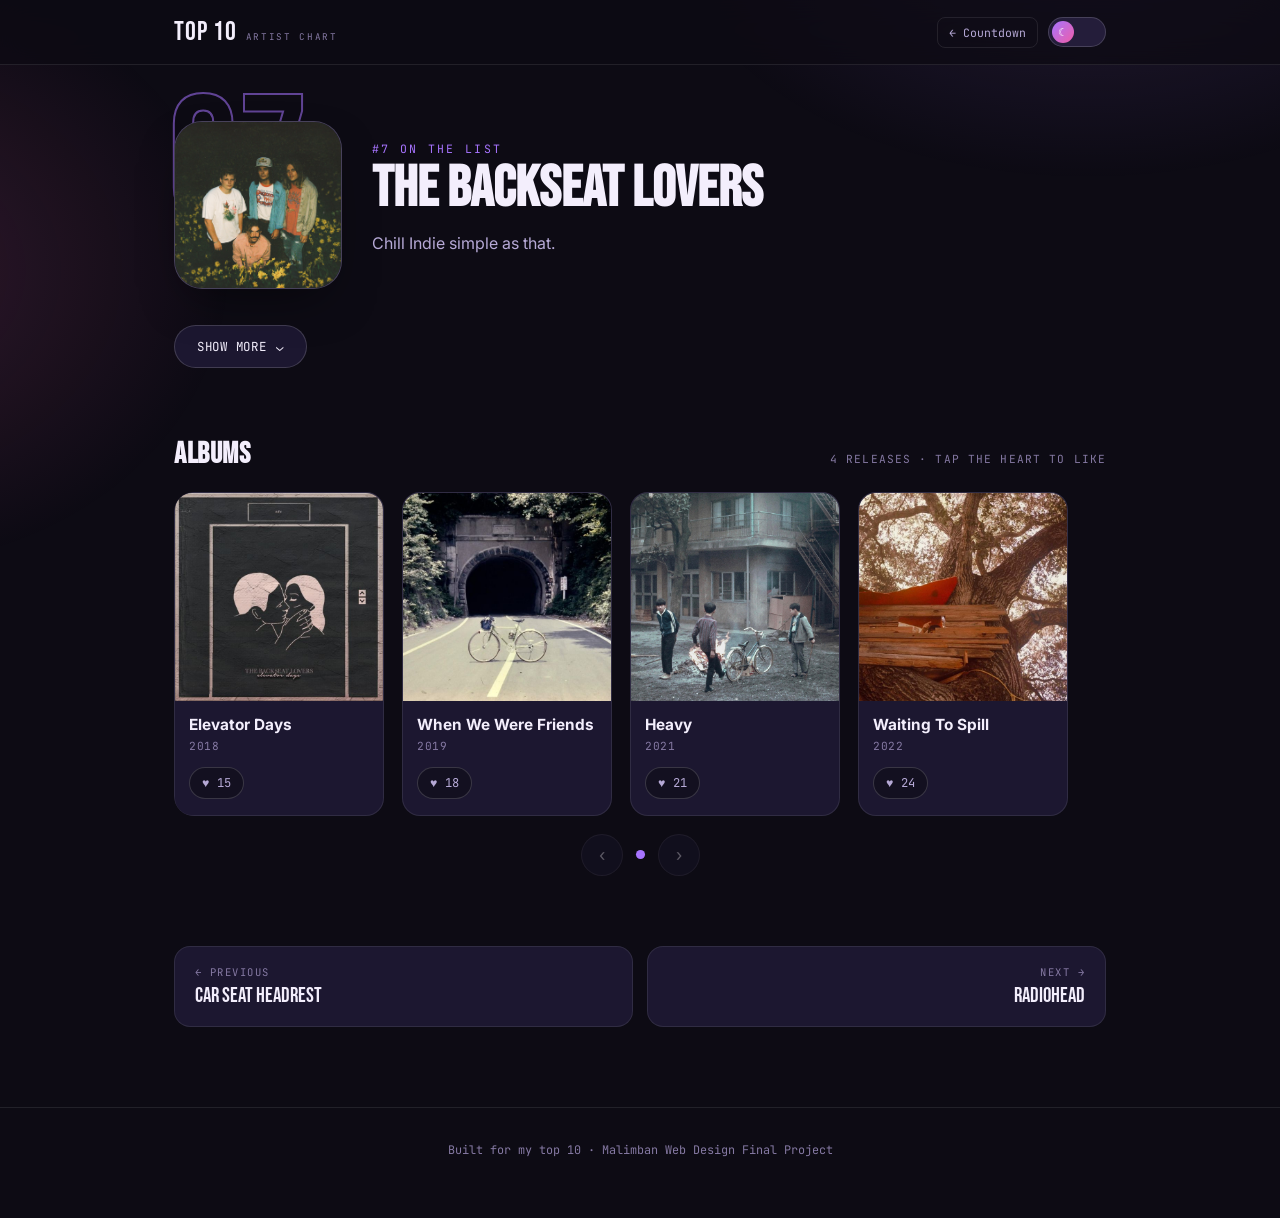
<file: artist7.html>
<!DOCTYPE html>
<html lang="en">
<head>
<meta charset="UTF-8">
  <meta name="viewport" content="width=device-width, initial-scale=1.0">
  <link rel="stylesheet" href="css/style.css">
  <title>#7 The Backseat Lovers &mdash; My Top 10 Artists</title>
</head>
<body>
  <nav class="site-nav">
    <div class="inner">
      <a href="index.html" class="brand">TOP 10<small>Artist Chart</small></a>
      <div class="nav-actions">
        <div class="page-links"><a href="index.html">&larr; Countdown</a></div>
        <button class="theme-toggle" data-theme-toggle type="button" role="switch" aria-checked="false" aria-label="Toggle light and dark theme">
          <span class="knob">&#9788;</span>
        </button>
      </div>
    </div>
  </nav>

  <main class="wrap">
    <header class="artist-hero">
      <div class="giant-rank">07</div>
      <div class="artist-photo-wrap">
        <img src="images/the backseat lovers pfp.jpg" alt="The backseat lovers pfp">
      </div>
      <div class="artist-heading">
        <span class="eyebrow">#7 on the list</span>
        <h1>The Backseat Lovers</h1>
        <p class="tagline">Chill Indie simple as that.</p>
      </div>
    </header>

    <button class="reveal-btn" data-reveal-btn="detail-7" type="button" aria-expanded="false">
      <span class="label-text">Show more</span><span class="chevron">&#8964;</span>
    </button>

    <div class="detail-panel" id="detail-7">
      <div class="detail-panel-inner">
        <div class="detail-grid">
          <div class="detail-item">
            <span class="label">Genre</span>
            <span class="value">Rock/Indie Rock</span>
          </div>
          <div class="detail-item">
            <span class="label">Favorite Song</span>
            <span class="value">Pool House</span>
          </div>
          <div class="detail-item">
            <span class="label">Why I Ranked It #7</span>
            <span class="value">Simple and indie, what's more to say? A band that takes their time to make their music, always one to look out for. Their songs have a calm and comforting feeling that makes them easy to listen to at any time. Every release feels polished and worth the wait.</span>
          </div>
        </div>
      </div>
    </div>

    <section>
      <div class="section-heading">
        <h2>Albums</h2>
        <span>4 releases &middot; tap the heart to like</span>
      </div>
      <div class="carousel">
        <div class="carousel-viewport">
          <div class="carousel-track">
          <div class="album-card">
            <div class="album-cover">
              <img src="images/elevator days.jpg" alt="1st album" loading="lazy">
            </div>
            <div class="album-body">
              <span class="album-title">Elevator Days</span>
              <span class="album-year">2018</span>
              <button class="album-like" data-album-id="artist7-album1" data-base-count="15" type="button" aria-pressed="false">
                <span class="heart">&hearts;</span>
                <span class="like-count">15</span>
              </button>
            </div>
          </div>
          <div class="album-card">
            <div class="album-cover">
              <img src="images/when we were friends.jpg" alt="2nd album" loading="lazy">
            </div>
            <div class="album-body">
              <span class="album-title">When We Were Friends</span>
              <span class="album-year">2019</span>
              <button class="album-like" data-album-id="artist7-album2" data-base-count="18" type="button" aria-pressed="false">
                <span class="heart">&hearts;</span>
                <span class="like-count">18</span>
              </button>
            </div>
          </div>
          <div class="album-card">
            <div class="album-cover">
              <img src="images/Heavy.jpg" alt="1st Single" loading="lazy">
            </div>
            <div class="album-body">
              <span class="album-title">Heavy</span>
              <span class="album-year">2021</span>
              <button class="album-like" data-album-id="artist7-album3" data-base-count="21" type="button" aria-pressed="false">
                <span class="heart">&hearts;</span>
                <span class="like-count">21</span>
              </button>
            </div>
          </div>
          <div class="album-card">
            <div class="album-cover">
              <img src="images/waiting to spill.jpg" alt="4th album" loading="lazy">
            </div>
            <div class="album-body">
              <span class="album-title">Waiting To Spill</span>
              <span class="album-year">2022</span>
              <button class="album-like" data-album-id="artist7-album4" data-base-count="24" type="button" aria-pressed="false">
                <span class="heart">&hearts;</span>
                <span class="like-count">24</span>
              </button>
            </div>
          </div>
          </div>
        </div>
        <div class="carousel-controls">
          <button class="car-btn car-prev" type="button" aria-label="Previous albums">&lsaquo;</button>
          <div class="car-dots"></div>
          <button class="car-btn car-next" type="button" aria-label="Next albums">&rsaquo;</button>
        </div>
      </div>
    </section>

    <nav class="updown-nav">
      <a class="prev-link" href="artist6.html"><span class="dir">&larr; Previous</span><span class="name">Car Seat Headrest</span></a>
      <a class="next-link" href="artist8.html"><span class="dir">Next &rarr;</span><span class="name">Radiohead</span></a>
    </nav>
  </main>
  <footer class="site-footer">
    <div class="wrap">Built for my top 10 &middot; Malimban Web Design Final Project</div>
  </footer>
  <button class="back-to-top" data-back-to-top type="button" aria-label="Back to top">&uarr;</button>

  <script src="js/main.js"></script>
</body>
</html>
</file>
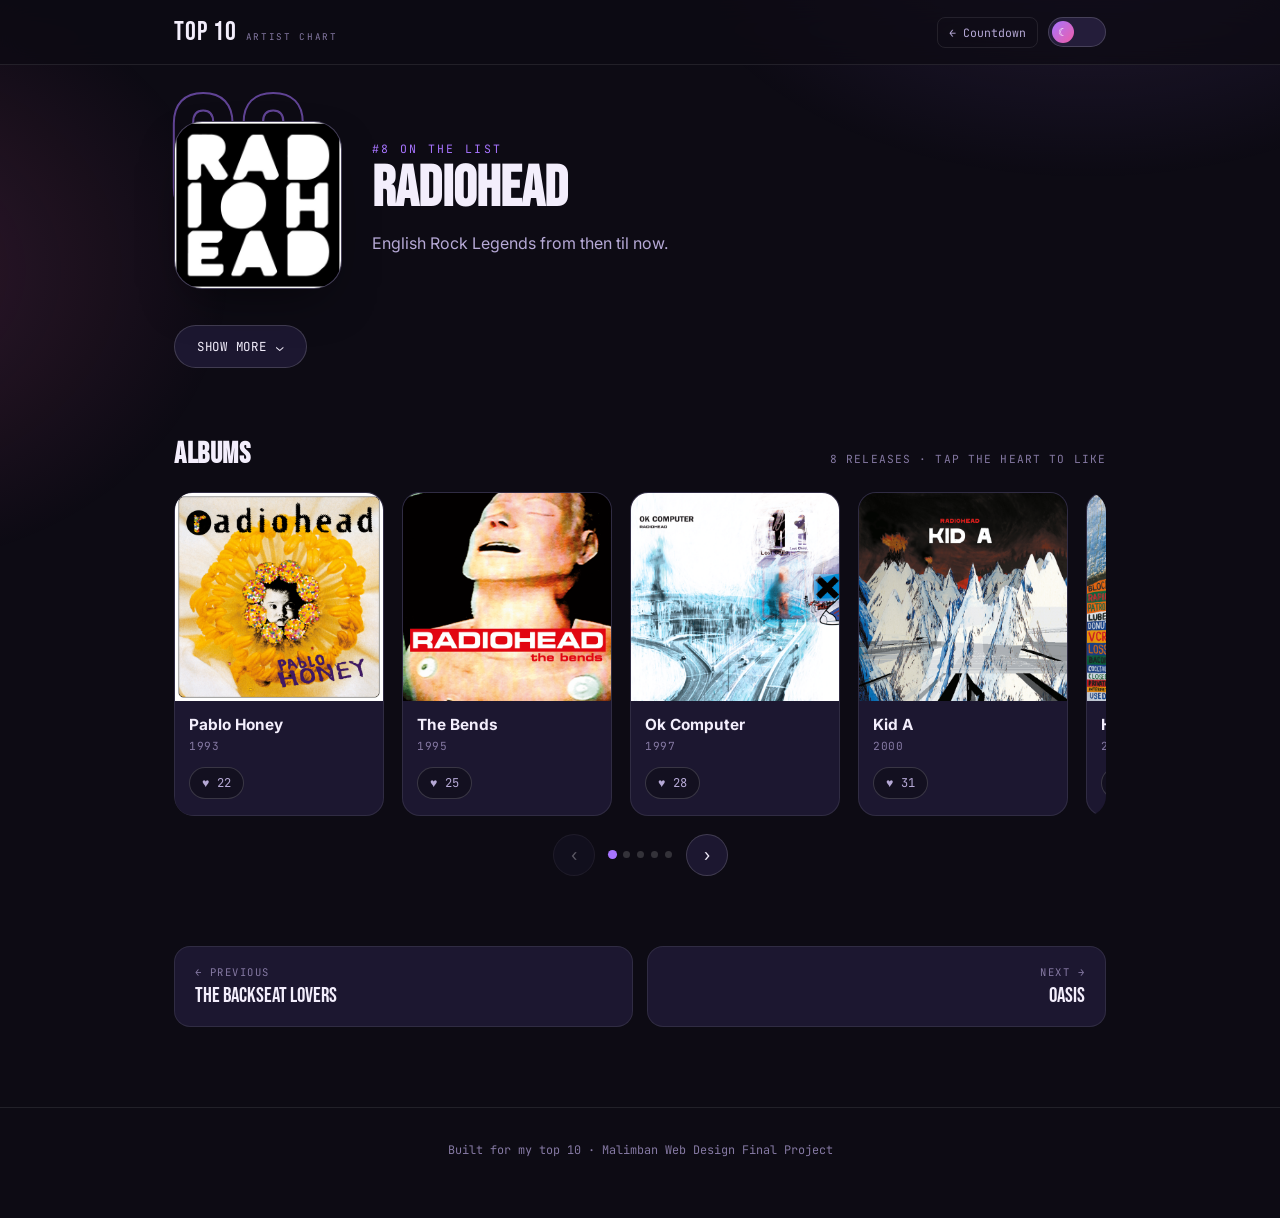
<file: artist8.html>
<!DOCTYPE html>
<html lang="en">
<head>
<meta charset="UTF-8">
  <meta name="viewport" content="width=device-width, initial-scale=1.0">
  <link rel="stylesheet" href="css/style.css">
  <title>#8 Radiohead&mdash; My Top 10 Artists</title>
</head>
<body>
  <nav class="site-nav">
    <div class="inner">
      <a href="index.html" class="brand">TOP 10<small>Artist Chart</small></a>
      <div class="nav-actions">
        <div class="page-links"><a href="index.html">&larr; Countdown</a></div>
        <button class="theme-toggle" data-theme-toggle type="button" role="switch" aria-checked="false" aria-label="Toggle light and dark theme">
          <span class="knob">&#9788;</span>
        </button>
      </div>
    </div>
  </nav>

  <main class="wrap">
    <header class="artist-hero">
      <div class="giant-rank">08</div>
      <div class="artist-photo-wrap">
        <img src="images/radiohead pfp.webp" alt="Radiohead pfp">
      </div>
      <div class="artist-heading">
        <span class="eyebrow">#8 on the list</span>
        <h1>Radiohead</h1>
        <p class="tagline">English Rock Legends from then til now.</p>
      </div>
    </header>

    <button class="reveal-btn" data-reveal-btn="detail-8" type="button" aria-expanded="false">
      <span class="label-text">Show more</span><span class="chevron">&#8964;</span>
    </button>

    <div class="detail-panel" id="detail-8">
      <div class="detail-panel-inner">
        <div class="detail-grid">
          <div class="detail-item">
            <span class="label">Genre</span>
            <span class="value">Rock/Alt Rock</span>
          </div>
          <div class="detail-item">
            <span class="label">Favorite song</span>
            <span class="value">Just</span>
          </div>
          <div class="detail-item">
            <span class="label">Why I Ranked It #8</span>
            <span class="value">Radiohead is a band that deserves the recognition they get, one of the most iconic rock bands. They have made their mark throughout history. Their music constantly evolves while still keeping their unique identity, and every album feels different from the last. They have never been afraid to experiment with new sounds.</span>
          </div>
        </div>
      </div>
    </div>

    <section>
      <div class="section-heading">
        <h2>Albums</h2>
        <span>8 releases &middot; tap the heart to like</span>
      </div>
      <div class="carousel">
        <div class="carousel-viewport">
          <div class="carousel-track">
          <div class="album-card">
            <div class="album-cover">
              <img src="images/pablo honey.png" alt="1st album" loading="lazy">
            </div>
            <div class="album-body">
              <span class="album-title">Pablo Honey</span>
              <span class="album-year">1993</span>
              <button class="album-like" data-album-id="artist8-album1" data-base-count="22" type="button" aria-pressed="false">
                <span class="heart">&hearts;</span>
                <span class="like-count">22</span>
              </button>
            </div>
          </div>
          <div class="album-card">
            <div class="album-cover">
              <img src="images/the bends.png" alt="2nd album" loading="lazy">
            </div>
            <div class="album-body">
              <span class="album-title">The Bends</span>
              <span class="album-year">1995</span>
              <button class="album-like" data-album-id="artist8-album2" data-base-count="25" type="button" aria-pressed="false">
                <span class="heart">&hearts;</span>
                <span class="like-count">25</span>
              </button>
            </div>
          </div>
          <div class="album-card">
            <div class="album-cover">
              <img src="images/ok computer.png" alt="3rd album" loading="lazy">
            </div>
            <div class="album-body">
              <span class="album-title">Ok Computer</span>
              <span class="album-year">1997</span>
              <button class="album-like" data-album-id="artist8-album3" data-base-count="28" type="button" aria-pressed="false">
                <span class="heart">&hearts;</span>
                <span class="like-count">28</span>
              </button>
            </div>
          </div>
          <div class="album-card">
            <div class="album-cover">
              <img src="images/kid a.png" alt="4th album" loading="lazy">
            </div>
            <div class="album-body">
              <span class="album-title">Kid A</span>
              <span class="album-year">2000</span>
              <button class="album-like" data-album-id="artist8-album4" data-base-count="31" type="button" aria-pressed="false">
                <span class="heart">&hearts;</span>
                <span class="like-count">31</span>
              </button>
            </div>
          </div>
          <div class="album-card">
            <div class="album-cover">
              <img src="images/hail to the thief.png" alt="5th album" loading="lazy">
            </div>
            <div class="album-body">
              <span class="album-title">Hail To The thief</span>
              <span class="album-year">2003</span>
              <button class="album-like" data-album-id="artist8-album5" data-base-count="17" type="button" aria-pressed="false">
                <span class="heart">&hearts;</span>
                <span class="like-count">17</span>
              </button>
            </div>
          </div>
          <div class="album-card">
            <div class="album-cover">
              <img src="images/in rainbows.png" alt="6th album" loading="lazy">
            </div>
            <div class="album-body">
              <span class="album-title">In Rainbows</span>
              <span class="album-year">2007</span>
              <button class="album-like" data-album-id="artist8-album6" data-base-count="20" type="button" aria-pressed="false">
                <span class="heart">&hearts;</span>
                <span class="like-count">20</span>
              </button>
            </div>
          </div>
          <div class="album-card">
            <div class="album-cover">
              <img src="images/the king of limbs.png" alt="7th album" loading="lazy">
            </div>
            <div class="album-body">
              <span class="album-title">The King Of Limbs</span>
              <span class="album-year">2011</span>
              <button class="album-like" data-album-id="artist8-album7" data-base-count="34" type="button" aria-pressed="false">
                <span class="heart">&hearts;</span>
                <span class="like-count">34</span>
              </button>
            </div>
          </div>
          <div class="album-card">
            <div class="album-cover">
              <img src="images/a moon shaped pool.png" alt="8th album" loading="lazy">
            </div>
            <div class="album-body">
              <span class="album-title">A Moon Shaped Pool</span>
              <span class="album-year">2013</span>
              <button class="album-like" data-album-id="artist8-album8" data-base-count="12" type="button" aria-pressed="false">
                <span class="heart">&hearts;</span>
                <span class="like-count">12</span>
              </button>
            </div>
          </div>
          </div>
        </div>
        <div class="carousel-controls">
          <button class="car-btn car-prev" type="button" aria-label="Previous albums">&lsaquo;</button>
          <div class="car-dots"></div>
          <button class="car-btn car-next" type="button" aria-label="Next albums">&rsaquo;</button>
        </div>
      </div>
    </section>

    <nav class="updown-nav">
      <a class="prev-link" href="artist7.html"><span class="dir">&larr; Previous</span><span class="name">the backseat lovers</span></a>
      <a class="next-link" href="artist9.html"><span class="dir">Next &rarr;</span><span class="name">Oasis</span></a>
    </nav>
  </main>
  <footer class="site-footer">
    <div class="wrap">Built for my top 10 &middot; Malimban Web Design Final Project</div>
  </footer>
  <button class="back-to-top" data-back-to-top type="button" aria-label="Back to top">&uarr;</button>

  <script src="js/main.js"></script>
</body>
</html>
</file>
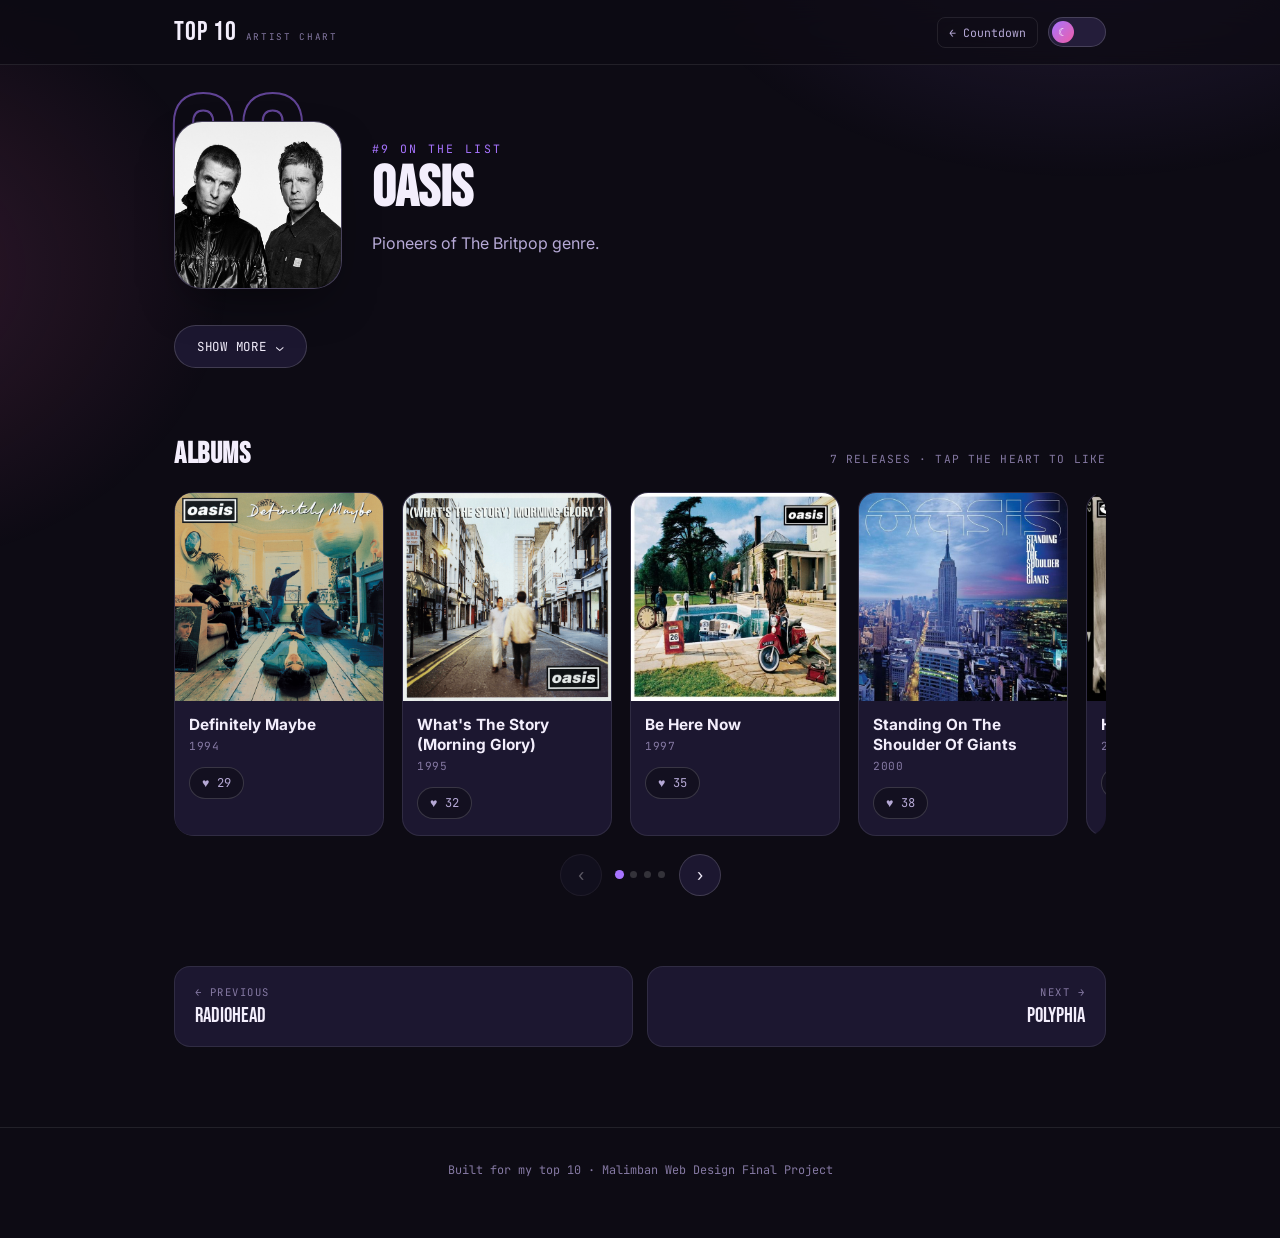
<file: artist9.html>
<!DOCTYPE html>
<html lang="en">
<head>
<meta charset="UTF-8">
  <meta name="viewport" content="width=device-width, initial-scale=1.0">
  <link rel="stylesheet" href="css/style.css">
  <title>#9 Oasis &mdash; My Top 10 Artists</title>
</head>
<body>
  <nav class="site-nav">
    <div class="inner">
      <a href="index.html" class="brand">TOP 10<small>Artist Chart</small></a>
      <div class="nav-actions">
        <div class="page-links"><a href="index.html">&larr; Countdown</a></div>
        <button class="theme-toggle" data-theme-toggle type="button" role="switch" aria-checked="false" aria-label="Toggle light and dark theme">
          <span class="knob">&#9788;</span>
        </button>
      </div>
    </div>
  </nav>

  <main class="wrap">
    <header class="artist-hero">
      <div class="giant-rank">09</div>
      <div class="artist-photo-wrap">
        <img src="images/oasis pfp.jpg" alt="oasis pfp">
      </div>
      <div class="artist-heading">
        <span class="eyebrow">#9 on the list</span>
        <h1>Oasis</h1>
        <p class="tagline">Pioneers of The Britpop genre.</p>
      </div>
    </header>

    <button class="reveal-btn" data-reveal-btn="detail-9" type="button" aria-expanded="false">
      <span class="label-text">Show more</span><span class="chevron">&#8964;</span>
    </button>

    <div class="detail-panel" id="detail-9">
      <div class="detail-panel-inner">
        <div class="detail-grid">
          <div class="detail-item">
            <span class="label">Genre</span>
            <span class="value">Britpop/Rock/Alt Rock</span>
          </div>
          <div class="detail-item">
            <span class="label">Favorite Song</span>
            <span class="value">Don't Look Back In Anger</span>
          </div>
          <div class="detail-item">
            <span class="label">Why I Ranked It #9</span>
            <span class="value">Oasis is one of the best rock bands I have ever heard. They are pioneers of their genre and legends. Their songs have a timeless quality that still sounds great today, and their music has influenced countless artists that came after them. They are a band I can always come back to.</span>
          </div>
        </div>
      </div>
    </div>

    <section>
      <div class="section-heading">
        <h2>Albums</h2>
        <span>7 releases &middot; tap the heart to like</span>
      </div>
      <div class="carousel">
        <div class="carousel-viewport">
          <div class="carousel-track">
          <div class="album-card">
            <div class="album-cover">
              <img src="images/definitely maybe.png" alt="1st album" loading="lazy">
            </div>
            <div class="album-body">
              <span class="album-title">Definitely Maybe</span>
              <span class="album-year">1994</span>
              <button class="album-like" data-album-id="artist9-album1" data-base-count="29" type="button" aria-pressed="false">
                <span class="heart">&hearts;</span>
                <span class="like-count">29</span>
              </button>
            </div>
          </div>
          <div class="album-card">
            <div class="album-cover">
              <img src="images/whats the story.png" alt="2nd album" loading="lazy">
            </div>
            <div class="album-body">
              <span class="album-title">What's The Story (Morning Glory)</span>
              <span class="album-year">1995</span>
              <button class="album-like" data-album-id="artist9-album2" data-base-count="32" type="button" aria-pressed="false">
                <span class="heart">&hearts;</span>
                <span class="like-count">32</span>
              </button>
            </div>
          </div>
          <div class="album-card">
            <div class="album-cover">
              <img src="images/be here now.jpg" alt="3rd album" loading="lazy">
            </div>
            <div class="album-body">
              <span class="album-title">Be Here Now</span>
              <span class="album-year">1997</span>
              <button class="album-like" data-album-id="artist9-album3" data-base-count="35" type="button" aria-pressed="false">
                <span class="heart">&hearts;</span>
                <span class="like-count">35</span>
              </button>
            </div>
          </div>
          <div class="album-card">
            <div class="album-cover">
              <img src="images/standing on the shoulder of giants.jpg" alt="4th album" loading="lazy">
            </div>
            <div class="album-body">
              <span class="album-title">Standing On The Shoulder Of Giants</span>
              <span class="album-year">2000</span>
              <button class="album-like" data-album-id="artist9-album4" data-base-count="38" type="button" aria-pressed="false">
                <span class="heart">&hearts;</span>
                <span class="like-count">38</span>
              </button>
            </div>
          </div>
          <div class="album-card">
            <div class="album-cover">
              <img src="images/heathen chemistry.jpg" alt="5th album" loading="lazy">
            </div>
            <div class="album-body">
              <span class="album-title">Heathen Chemistry</span>
              <span class="album-year">2002</span>
              <button class="album-like" data-album-id="artist9-album5" data-base-count="17" type="button" aria-pressed="false">
                <span class="heart">&hearts;</span>
                <span class="like-count">17</span>
              </button>
            </div>
          </div><div class="album-card">
            <div class="album-cover">
              <img src="images/dont believe in truth.jpg" alt="6th album" loading="lazy">
            </div>
            <div class="album-body">
              <span class="album-title">Don't Believe The Truth</span>
              <span class="album-year">2005</span>
              <button class="album-like" data-album-id="artist9-album6" data-base-count="34" type="button" aria-pressed="false">
                <span class="heart">&hearts;</span>
                <span class="like-count">34</span>
              </button>
            </div>
          </div>
          <div class="album-card">
            <div class="album-cover">
              <img src="images/dig out your soul.jpg" alt="7th album" loading="lazy">
            </div>
            <div class="album-body">
              <span class="album-title">Dig Out Your Soul</span>
              <span class="album-year">2008</span>
              <button class="album-like" data-album-id="artist9-album7" data-base-count="21" type="button" aria-pressed="false">
                <span class="heart">&hearts;</span>
                <span class="like-count">21</span>
              </button>
            </div>
          </div>
          </div>
        </div>
        <div class="carousel-controls">
          <button class="car-btn car-prev" type="button" aria-label="Previous albums">&lsaquo;</button>
          <div class="car-dots"></div>
          <button class="car-btn car-next" type="button" aria-label="Next albums">&rsaquo;</button>
        </div>
      </div>
    </section>

    <nav class="updown-nav">
      <a class="prev-link" href="artist8.html"><span class="dir">&larr; Previous</span><span class="name">Radiohead</span></a>
      <a class="next-link" href="artist10.html"><span class="dir">Next &rarr;</span><span class="name">Polyphia</span></a>
    </nav>
  </main>
  <footer class="site-footer">
    <div class="wrap">Built for my top 10 &middot; Malimban Web Design Final Project</div>
  </footer>
  <button class="back-to-top" data-back-to-top type="button" aria-label="Back to top">&uarr;</button>

  <script src="js/main.js"></script>
</body>
</html>
</file>
<file: css/style.css>
@import url('https://fonts.googleapis.com/css2?family=Bebas+Neue&family=Inter:wght@400;500;600;700;800&family=JetBrains+Mono:wght@400;500;600&display=swap');

:root{
  --bg: #0d0b14;
  --bg-alt: #131020;
  --surface: #1c1730;
  --surface-2: #241d3a;
  --border: rgba(255,255,255,0.09);
  --border-strong: rgba(255,255,255,0.16);

  --accent: #a774ff;     
  --accent-deep: #7c3aed;
  --accent-soft: rgba(167,116,255,0.14);
  --accent-2: #ef5da8;    
  --accent-2-soft: rgba(239,93,168,0.16);

  --text: #f3eefc;
  --text-dim: #b6a9d6;
  --text-faint: #8579a3;

  --shadow: 0 20px 50px -20px rgba(0,0,0,0.6);

  --font-display: 'Bebas Neue', sans-serif;
  --font-body: 'Inter', sans-serif;
  --font-mono: 'JetBrains Mono', monospace;

  color-scheme: dark;
}

html[data-theme="light"]{
  --bg: #f3f6ff;
  --bg-alt: #ffffff;
  --surface: #ffffff;
  --surface-2: #eaf0fd;
  --border: rgba(15,23,42,0.09);
  --border-strong: rgba(15,23,42,0.16);

  --accent: #2f6fed;
  --accent-deep: #1d4ed8;
  --accent-soft: rgba(47,111,237,0.10);
  --accent-2: #0891b2;
  --accent-2-soft: rgba(8,145,178,0.12);

  --text: #10152a;
  --text-dim: #454f6d;
  --text-faint: #74809e;

  --shadow: 0 20px 50px -24px rgba(30,41,80,0.28);

  color-scheme: light;
}

*{ box-sizing: border-box; }
html{ scroll-behavior: smooth; }

body{
  margin: 0;
  background: var(--bg);
  color: var(--text);
  font-family: var(--font-body);
  transition: background .35s ease, color .35s ease;
  -webkit-font-smoothing: antialiased;
}

body::before{
  content: "";
  position: fixed;
  inset: 0;
  z-index: -1;
  pointer-events: none;
  background:
    radial-gradient(700px 420px at 85% -8%, var(--accent-soft), transparent 60%),
    radial-gradient(600px 500px at -10% 30%, var(--accent-2-soft), transparent 60%);
  transition: background .35s ease;
}

a{ color: inherit; text-decoration: none; }
img{ max-width: 100%; display: block; }
button{ font-family: inherit; cursor: pointer; }

.wrap{
  max-width: 980px;
  margin: 0 auto;
  padding: 0 24px;
}

a:focus-visible, button:focus-visible, input:focus-visible{
  outline: 2px solid var(--accent);
  outline-offset: 3px;
}

.site-nav{
  position: sticky;
  top: 0;
  z-index: 40;
  backdrop-filter: blur(14px);
  background: color-mix(in srgb, var(--bg) 78%, transparent);
  border-bottom: 1px solid var(--border);
}
.site-nav .inner{
  display: flex;
  align-items: center;
  justify-content: space-between;
  gap: 16px;
  padding: 16px 24px;
  max-width: 980px;
  margin: 0 auto;
}
.brand{
  font-family: var(--font-display);
  font-size: 1.7rem;
  letter-spacing: .04em;
  display: flex;
  align-items: baseline;
  gap: 8px;
}
.brand small{
  font-family: var(--font-mono);
  font-size: .58rem;
  letter-spacing: .18em;
  color: var(--text-faint);
  text-transform: uppercase;
}
.nav-actions{ display: flex; align-items: center; gap: 10px; }

.page-links{
  display: flex;
  align-items: center;
  gap: 6px;
  font-family: var(--font-mono);
  font-size: .72rem;
  color: var(--text-dim);
}
.page-links a{
  padding: 7px 11px;
  border: 1px solid var(--border);
  border-radius: 8px;
  transition: border-color .2s, color .2s, background .2s;
}
.page-links a:hover{ border-color: var(--accent); color: var(--accent); background: var(--accent-soft); }

.theme-toggle{
  position: relative;
  width: 58px;
  height: 30px;
  border-radius: 999px;
  border: 1px solid var(--border-strong);
  background: var(--surface-2);
  padding: 3px;
  display: flex;
  align-items: center;
}
.theme-toggle .knob{
  width: 22px;
  height: 22px;
  border-radius: 50%;
  background: linear-gradient(135deg, var(--accent), var(--accent-2));
  transform: translateX(0);
  transition: transform .3s cubic-bezier(.4,0,.2,1);
  display: flex;
  align-items: center;
  justify-content: center;
  font-size: .7rem;
}
html[data-theme="light"] .theme-toggle .knob{ transform: translateX(28px); }

.site-footer{
  border-top: 1px solid var(--border);
  margin-top: 80px;
  padding: 34px 0 60px;
  color: var(--text-faint);
  font-family: var(--font-mono);
  font-size: .74rem;
  text-align: center;
}

.back-to-top{
  position: fixed;
  right: 22px;
  bottom: 22px;
  z-index: 50;
  width: 48px;
  height: 48px;
  border-radius: 50%;
  border: 1px solid var(--border-strong);
  background: var(--surface);
  color: var(--accent);
  box-shadow: var(--shadow);
  display: flex;
  align-items: center;
  justify-content: center;
  font-size: 1.1rem;
  opacity: 0;
  visibility: hidden;
  transform: translateY(10px);
  transition: opacity .25s ease, transform .25s ease, visibility .25s;
}
.back-to-top.visible{
  opacity: 1;
  visibility: visible;
  transform: translateY(0);
}
.back-to-top:hover{ border-color: var(--accent); }


.hero-index{
  padding: 64px 0 30px;
}
.eyebrow{
  font-family: var(--font-mono);
  font-size: .72rem;
  letter-spacing: .2em;
  text-transform: uppercase;
  color: var(--accent);
}
.hero-index h1{
  font-family: var(--font-display);
  font-size: clamp(2.6rem, 6vw, 4.4rem);
  line-height: .96;
  margin: 10px 0 14px;
  letter-spacing: .01em;
}
.hero-index p{
  max-width: 56ch;
  color: var(--text-dim);
  font-size: 1.02rem;
  line-height: 1.6;
}

.countdown{
  list-style: none;
  margin: 34px 0 60px;
  padding: 0;
  display: flex;
  flex-direction: column;
  gap: 10px;
}
.countdown-row{
  position: relative;
  display: grid;
  grid-template-columns: 84px 60px 1fr auto;
  align-items: center;
  gap: 18px;
  padding: 14px 18px;
  border: 1px solid var(--border);
  border-radius: 16px;
  background: var(--surface);
  transition: border-color .2s ease, transform .2s ease, background .2s ease;
}
.countdown-row:hover{
  border-color: var(--accent);
  transform: translateX(4px);
  background: var(--accent-soft);
}
.rank-num{
  font-family: var(--font-display);
  font-size: 3.1rem;
  line-height: 1;
  color: transparent;
  -webkit-text-stroke: 1.5px var(--accent);
  text-stroke: 1.5px var(--accent);
  text-align: center;
  transition: -webkit-text-stroke-color .3s ease;
}
.countdown-row:hover .rank-num{ -webkit-text-stroke-color: var(--accent-2); }

.thumb{
  width: 60px;
  height: 60px;
  border-radius: 50%;
  overflow: hidden;
  border: 1px solid var(--border-strong);
  background: var(--surface-2);
}
.thumb img{ width: 100%; height: 100%; object-fit: cover; }

.row-meta h2{
  font-family: var(--font-display);
  font-size: 1.5rem;
  letter-spacing: .02em;
  margin: 0 0 2px;
}
.row-meta span{
  font-family: var(--font-mono);
  font-size: .72rem;
  color: var(--text-faint);
  text-transform: uppercase;
  letter-spacing: .06em;
}
.row-arrow{
  font-size: 1.3rem;
  color: var(--text-faint);
  transition: transform .2s ease, color .2s ease;
}
.countdown-row:hover .row-arrow{ transform: translateX(4px); color: var(--accent); }

@media (max-width: 560px){
  .countdown-row{ grid-template-columns: 54px 44px 1fr auto; padding: 12px; gap: 12px; }
  .rank-num{ font-size: 2.1rem; }
  .thumb{ width: 44px; height: 44px; }
  .row-meta h2{ font-size: 1.1rem; }
}


.artist-hero{
  position: relative;
  padding: 56px 0 10px;
  display: grid;
  grid-template-columns: auto 1fr;
  gap: 30px;
  align-items: center;
}
.giant-rank{
  font-family: var(--font-display);
  font-size: clamp(6rem, 16vw, 11rem);
  line-height: .8;
  color: transparent;
  -webkit-text-stroke: 2px var(--accent);
  position: absolute;
  top: 30px;
  left: -6px;
  z-index: 0;
  user-select: none;
  opacity: .55;
}
.artist-photo-wrap{
  position: relative;
  z-index: 1;
  width: 168px;
  height: 168px;
  border-radius: 28px;
  overflow: hidden;
  border: 1px solid var(--border-strong);
  box-shadow: var(--shadow);
  flex-shrink: 0;
  background: var(--surface-2);
}
.artist-photo-wrap img{ width: 100%; height: 100%; object-fit: cover; }

.artist-heading{ position: relative; z-index: 1; }
.artist-heading .eyebrow{ display:block; margin-bottom: 6px; }
.artist-heading h1{
  font-family: var(--font-display);
  font-size: clamp(2.4rem, 6vw, 3.6rem);
  line-height: .95;
  margin: 0 0 6px;
}
.artist-heading .tagline{
  color: var(--text-dim);
  font-size: 1rem;
  max-width: 46ch;
}

@media (max-width: 620px){
  .artist-hero{ grid-template-columns: 1fr; text-align: center; justify-items: center; }
  .giant-rank{ display:none; }
}

/* show more panel */
.reveal-btn{
  margin: 26px 0 0;
  display: inline-flex;
  align-items: center;
  gap: 9px;
  padding: 12px 22px;
  border-radius: 999px;
  border: 1px solid var(--border-strong);
  background: var(--surface);
  color: var(--text);
  font-family: var(--font-mono);
  font-size: .78rem;
  letter-spacing: .06em;
  text-transform: uppercase;
  transition: border-color .2s, background .2s, color .2s;
}
.reveal-btn:hover{ border-color: var(--accent); color: var(--accent); background: var(--accent-soft); }
.reveal-btn .chevron{ transition: transform .3s ease; display: inline-block; }
.reveal-btn[aria-expanded="true"] .chevron{ transform: rotate(180deg); }

.detail-panel{
  display: grid;
  grid-template-rows: 0fr;
  transition: grid-template-rows .38s cubic-bezier(.4,0,.2,1);
  margin-top: 4px;
}
.detail-panel.open{ grid-template-rows: 1fr; }
.detail-panel-inner{ overflow: hidden; }

.detail-grid{
  margin-top: 22px;
  padding: 26px;
  border: 1px solid var(--border);
  border-radius: 18px;
  background: var(--surface);
  display: grid;
  gap: 20px;
}
.detail-item .label{
  font-family: var(--font-mono);
  font-size: .68rem;
  text-transform: uppercase;
  letter-spacing: .14em;
  color: var(--accent);
  margin-bottom: 6px;
  display: block;
}
.detail-item .value{
  font-size: 1.02rem;
  line-height: 1.65;
  color: var(--text);
}

.section-heading{
  margin: 64px 0 20px;
  display: flex;
  align-items: baseline;
  justify-content: space-between;
  gap: 16px;
}
.section-heading h2{
  font-family: var(--font-display);
  font-size: 1.9rem;
  letter-spacing: .02em;
  margin: 0;
}
.section-heading span{
  font-family: var(--font-mono);
  font-size: .7rem;
  color: var(--text-faint);
  text-transform: uppercase;
  letter-spacing: .1em;
}

.carousel{
  position: relative;
}
.carousel-viewport{
  overflow: hidden;
  border-radius: 20px;
}
.carousel-track{
  display: flex;
  gap: 18px;
  transition: transform .45s cubic-bezier(.4,0,.2,1);
  will-change: transform;
}
.album-card{
  flex: 0 0 auto;
  width: 210px;
  border: 1px solid var(--border);
  border-radius: 18px;
  background: var(--surface);
  overflow: hidden;
  display: flex;
  flex-direction: column;
  transition: border-color .2s ease, transform .2s ease;
}
.album-card:hover{ border-color: var(--accent); transform: translateY(-3px); }
.album-cover{
  width: 100%;
  aspect-ratio: 1 / 1;
  overflow: hidden;
  background: var(--surface-2);
}
.album-cover img{ width: 100%; height: 100%; object-fit: cover; }
.album-body{ padding: 14px 14px 16px; display: flex; flex-direction: column; gap: 4px; flex: 1; }
.album-title{ font-weight: 700; font-size: .96rem; line-height: 1.3; }
.album-year{
  font-family: var(--font-mono);
  font-size: .7rem;
  color: var(--text-faint);
  letter-spacing: .05em;
}
.album-like{
  margin-top: 10px;
  display: inline-flex;
  align-items: center;
  gap: 8px;
  align-self: flex-start;
  padding: 7px 12px;
  border-radius: 999px;
  border: 1px solid var(--border-strong);
  background: var(--bg-alt);
  font-family: var(--font-mono);
  font-size: .76rem;
  color: var(--text-dim);
  transition: border-color .2s, color .2s, background .2s, transform .1s;
}
.album-like:hover{ border-color: var(--accent-2); color: var(--accent-2); }
.album-like:active{ transform: scale(.94); }
.album-like .heart{ transition: transform .25s cubic-bezier(.4,0,.2,1); }
.album-like.liked{
  color: var(--accent-2);
  border-color: var(--accent-2);
  background: var(--accent-2-soft);
}
.album-like.liked .heart{ transform: scale(1.15); }
.album-like.pulse .heart{ animation: heartPulse .4s ease; }
@keyframes heartPulse{
  0%{ transform: scale(1); }
  40%{ transform: scale(1.4); }
  100%{ transform: scale(1.15); }
}

.carousel-controls{
  display: flex;
  align-items: center;
  justify-content: center;
  gap: 14px;
  margin-top: 18px;
}
.car-btn{
  width: 42px;
  height: 42px;
  border-radius: 50%;
  border: 1px solid var(--border-strong);
  background: var(--surface);
  color: var(--text);
  font-size: 1.05rem;
  display: flex;
  align-items: center;
  justify-content: center;
  transition: border-color .2s, color .2s, background .2s;
}
.car-btn:hover{ border-color: var(--accent); color: var(--accent); background: var(--accent-soft); }
.car-btn:disabled{ opacity: .35; cursor: not-allowed; }
.car-dots{ display: flex; gap: 7px; }
.car-dot{
  width: 7px; height: 7px; border-radius: 50%;
  background: var(--border-strong);
  transition: background .2s, transform .2s;
}
.car-dot.active{ background: var(--accent); transform: scale(1.3); }

.updown-nav{
  margin-top: 70px;
  display: grid;
  grid-template-columns: 1fr 1fr;
  gap: 14px;
}
.updown-nav a{
  border: 1px solid var(--border);
  border-radius: 16px;
  padding: 18px 20px;
  background: var(--surface);
  transition: border-color .2s, background .2s;
}
.updown-nav a:hover{ border-color: var(--accent); background: var(--accent-soft); }
.updown-nav .dir{
  font-family: var(--font-mono);
  font-size: .66rem;
  text-transform: uppercase;
  letter-spacing: .14em;
  color: var(--text-faint);
  display: block;
  margin-bottom: 4px;
}
.updown-nav .name{ font-family: var(--font-display); font-size: 1.3rem; }
.updown-nav.single{ grid-template-columns: 1fr; }
.updown-nav a.next-link{ text-align: right; }
</file>
